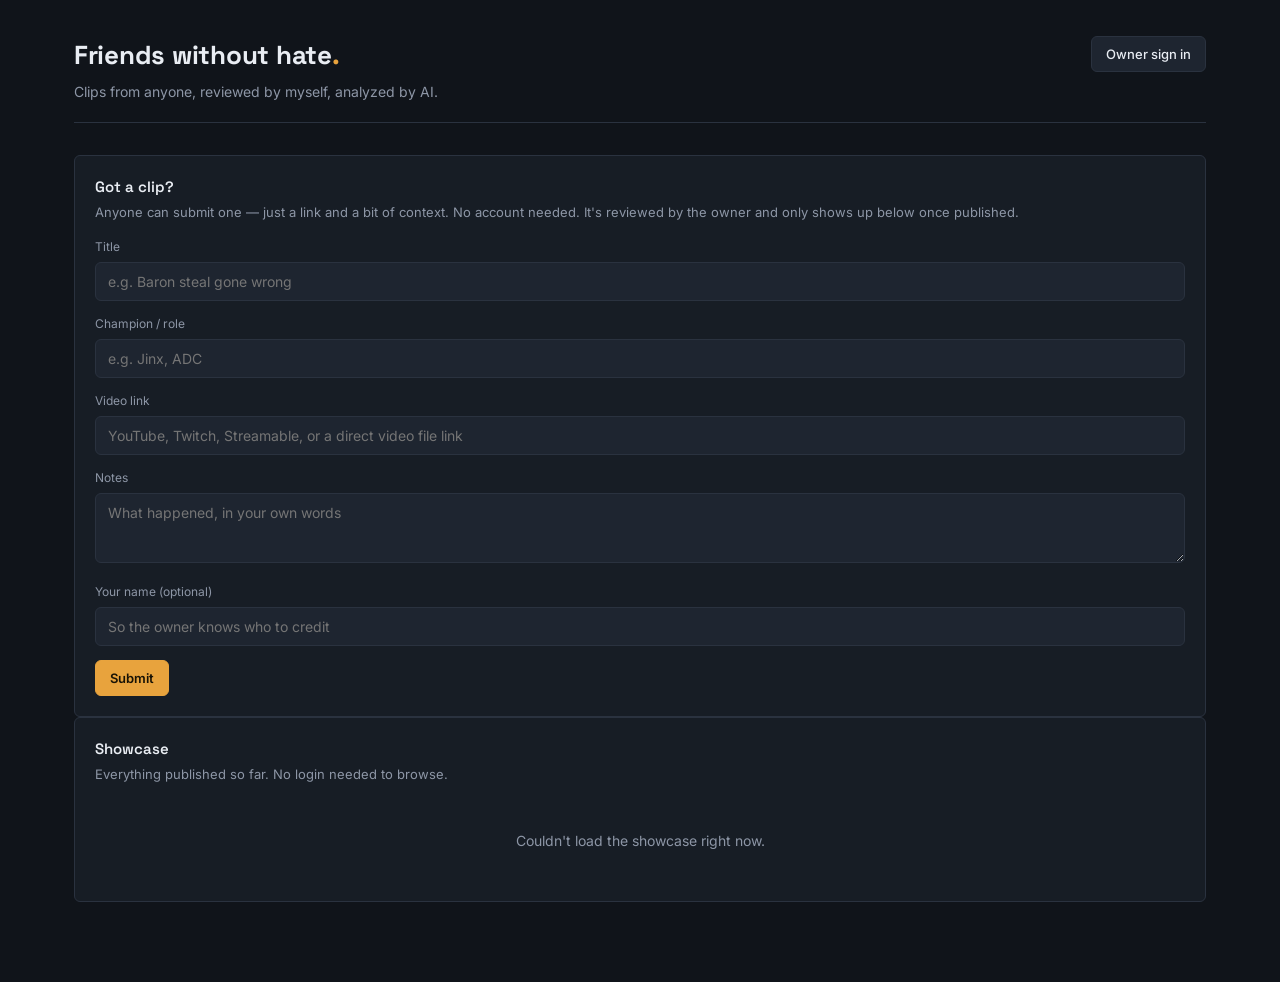
<file: index.html>
<!DOCTYPE html>
<html lang="en">
<head>
<meta charset="UTF-8">
<meta name="viewport" content="width=device-width, initial-scale=1.0">
<title>Florian kann kein League</title>
<link rel="preconnect" href="https://fonts.googleapis.com">
<link href="https://fonts.googleapis.com/css2?family=Space+Grotesk:wght@500;600;700&family=Inter:wght@400;500;600&family=JetBrains+Mono:wght@400;500&display=swap" rel="stylesheet">
<link rel="stylesheet" href="style.css">
</head>
<body>
<div class="wrap">

  <header class="top">
    <div>
      <h1>Friends without hate<span>.</span></h1>
      <p>Clips from anyone, reviewed by myself, analyzed by AI.</p>
    </div>
    <div class="owner-slot">
      <span class="owner-badge" id="ownerBadge" style="display:none;">Owner mode</span>
      <button class="btn" id="ownerToggleBtn">Owner sign in</button>
    </div>
  </header>

  <!-- LOGIN -->
  <div class="panel" id="loginPanel" style="display:none;">
    <h2>Sign in with GitHub</h2>
    <p class="hint">Paste a personal access token scoped to this repo (Contents: Read and write).</p>
    <div class="filerow">
      <input type="password" id="tokenInput" placeholder="github_pat_...">
      <button class="btn primary" id="tokenSubmitBtn">Sign in</button>
    </div>
    <div class="error-box" id="loginError" style="display:none;"></div>
  </div>

  <!-- config warning, shown only if app.js hasn't been set up yet -->
  <div class="error-box" id="configWarning" style="display:none;margin-bottom:20px;"></div>

  <!-- PUBLIC: submit a clip -->
  <div class="panel">
    <h2>Got a clip?</h2>
    <p class="hint">Anyone can submit one — just a link and a bit of context. No account needed. It's reviewed by the owner and only shows up below once published.</p>
    <div class="field">
      <label class="field-label" for="subTitleInput">Title</label>
      <input type="text" id="subTitleInput" placeholder="e.g. Baron steal gone wrong">
    </div>
    <div class="field">
      <label class="field-label" for="subChampInput">Champion / role</label>
      <input type="text" id="subChampInput" placeholder="e.g. Jinx, ADC">
    </div>
    <div class="field">
      <label class="field-label" for="subVideoInput">Video link</label>
      <input type="url" id="subVideoInput" placeholder="YouTube, Twitch, Streamable, or a direct video file link">
    </div>
    <div class="field">
      <label class="field-label" for="subNotesInput">Notes</label>
      <textarea id="subNotesInput" placeholder="What happened, in your own words"></textarea>
    </div>
    <div class="field">
      <label class="field-label" for="subFromInput">Your name (optional)</label>
      <input type="text" id="subFromInput" placeholder="So the owner knows who to credit">
    </div>
    <button class="btn primary" id="submitClipBtn">Submit</button>
    <div class="error-box" id="submitError" style="display:none;"></div>
  </div>

  <!-- OWNER AREA -->
  <div id="ownerArea" style="display:none;">

    <div class="panel">
      <h2>Add / review a clip</h2>
      <p class="hint">Check your inbox (or your form service's dashboard) for new submissions, then paste the details in here. Or paste a link yourself — no submission required.</p>
      <div class="filerow">
        <input type="url" id="videoLinkInput" placeholder="https://youtu.be/... or https://raw.githubusercontent.com/.../clip.mp4">
        <button class="btn" id="loadVideoBtn">Load</button>
      </div>
      <div class="video-shell" id="videoShell"><div class="video-empty" id="videoEmpty">No clip loaded yet</div></div>
      <p class="hint" id="embedNote" style="display:none;margin-bottom:10px;">This is an embedded player — frames can't be captured automatically. A thumbnail is pulled in automatically where possible, or upload your own below.</p>
      <div class="capture-row" id="captureRow" style="display:none;">
        <button class="btn primary" id="captureBtn">Grab this frame</button>
        <span class="capture-note" id="timeLabel"></span>
      </div>
      <div class="filmstrip" id="filmstrip"></div>
      <div class="filerow" style="margin-top:8px;">
        <button class="btn ghost" id="pickImagesBtn">Upload image(s)</button>
        <input type="file" id="imageFiles" accept="image/*" multiple style="display:none">
      </div>
      <div class="error-box" id="loadError" style="display:none;"></div>
    </div>

    <div class="panel">
      <h2>Your review</h2>
      <div class="field">
        <label class="field-label" for="titleInput">Title</label>
        <input type="text" id="titleInput" placeholder="e.g. Baron steal gone wrong">
      </div>
      <div class="field">
        <label class="field-label" for="champInput">Champion / role</label>
        <input type="text" id="champInput" placeholder="e.g. Jinx, ADC">
      </div>
      <div class="field">
        <label class="field-label" for="creditInput">Submitted by (optional)</label>
        <input type="text" id="creditInput" placeholder="Fill in if this came from someone's submission">
      </div>
      <div class="field">
        <label class="field-label" for="reviewInput">What went wrong (and right)</label>
        <textarea id="reviewInput" style="min-height:160px;" placeholder="Write it up however you'd say it out loud..."></textarea>
      </div>
      <button class="btn primary" id="publishBtn" style="width:100%;justify-content:center;padding:12px;" disabled>Publish clip</button>
      <div class="error-box" id="publishError" style="display:none;"></div>
      <p class="footnote">Publishing commits <code>data/clips.json</code> straight to this repo through GitHub's API using your token.</p>
    </div>

    <div class="panel" id="managePanel" style="display:none;">
      <h2>Published clips</h2>
      <p class="hint">Visible to everyone. Remove anything from here.</p>
      <div class="manage-list" id="manageList"></div>
    </div>
  </div>

  <!-- PUBLIC: showcase -->
  <div class="panel">
    <h2>Showcase</h2>
    <p class="hint">Everything published so far. No login needed to browse.</p>
    <div id="galleryHost"><div class="loading"><div class="spinner"></div>Loading clips…</div></div>
  </div>

</div>

<div id="modalHost"></div>

<script src="app.js"></script>
</body>
</html>
</file>
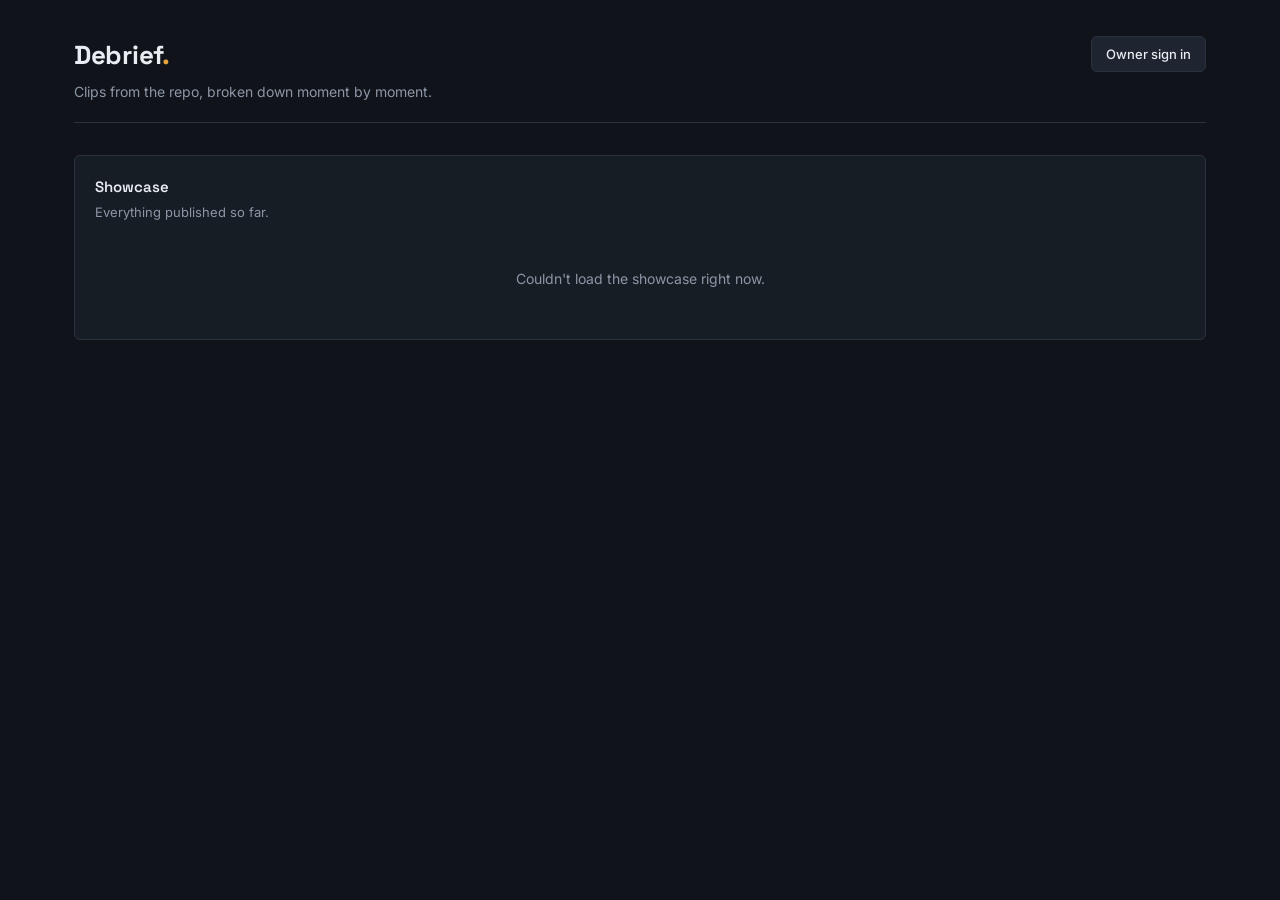
<file: debrief-showcase.html>
<!DOCTYPE html>
<html lang="en">
<head>
<meta charset="UTF-8">
<meta name="viewport" content="width=device-width, initial-scale=1.0">
<title>Debrief — clip showcase</title>
<link rel="preconnect" href="https://fonts.googleapis.com">
<link href="https://fonts.googleapis.com/css2?family=Space+Grotesk:wght@500;600;700&family=Inter:wght@400;500;600&family=JetBrains+Mono:wght@400;500&display=swap" rel="stylesheet">
<style>
  :root{
    --bg:#10141a; --panel:#171d25; --panel-2:#1e2530; --border:#2a323f;
    --text:#e9edf3; --muted:#8d96a6; --accent:#e8a33d; --accent-dim:#4a3a1f;
    --danger:#e5645a; --danger-dim:#3a2321; --good:#4fc98a; --good-dim:#1f342a;
    --radius:6px;
  }
  *{box-sizing:border-box;}
  html,body{margin:0;padding:0;}
  body{background:var(--bg);color:var(--text);font-family:'Inter',sans-serif;line-height:1.5;-webkit-font-smoothing:antialiased;min-height:100vh;}
  ::selection{background:var(--accent);color:#161616;}
  a{color:var(--accent);}
  .wrap{max-width:1180px;margin:0 auto;padding:36px 24px 80px;}

  header.top{display:flex;align-items:flex-start;justify-content:space-between;gap:16px;margin-bottom:32px;padding-bottom:20px;border-bottom:1px solid var(--border);flex-wrap:wrap;}
  header.top h1{font-family:'Space Grotesk',sans-serif;font-weight:700;font-size:26px;margin:0;letter-spacing:-0.01em;}
  header.top h1 span{color:var(--accent);}
  header.top p{margin:6px 0 0;color:var(--muted);font-size:14px;max-width:420px;}
  .owner-slot{display:flex;align-items:center;gap:10px;}
  .owner-badge{font-family:'JetBrains Mono',monospace;font-size:11px;color:var(--good);background:var(--good-dim);border:1px solid var(--good);padding:4px 9px;border-radius:20px;}
  .btn{display:inline-flex;align-items:center;gap:8px;background:var(--panel-2);border:1px solid var(--border);color:var(--text);padding:9px 14px;border-radius:var(--radius);font-size:13px;font-family:'Inter',sans-serif;font-weight:500;cursor:pointer;transition:border-color .15s,background .15s;}
  .btn:hover{border-color:var(--accent);}
  .btn:disabled{opacity:.4;cursor:not-allowed;}
  .btn.primary{background:var(--accent);border-color:var(--accent);color:#191305;font-weight:600;}
  .btn.primary:hover{background:#f0ad4e;}
  .btn.primary:disabled{background:var(--panel-2);border-color:var(--border);color:var(--muted);}
  .btn.ghost{background:transparent;}
  .btn.small{padding:6px 10px;font-size:12px;}
  .btn.danger-outline{border-color:var(--danger);color:var(--danger);background:transparent;}
  .btn.danger-outline:hover{background:var(--danger-dim);}

  .panel{background:var(--panel);border:1px solid var(--border);border-radius:var(--radius);padding:20px;}
  .panel + .panel{margin-top:20px;}
  .panel h2{font-family:'Space Grotesk',sans-serif;font-size:15px;font-weight:600;margin:0 0 4px;}
  .panel .hint{color:var(--muted);font-size:13px;margin:0 0 16px;}

  input[type=text],input[type=url],textarea{width:100%;background:var(--panel-2);border:1px solid var(--border);color:var(--text);padding:10px 12px;border-radius:var(--radius);font-family:'Inter',sans-serif;font-size:14px;}
  input:focus,textarea:focus{outline:2px solid var(--accent);outline-offset:1px;border-color:var(--accent);}
  textarea{resize:vertical;min-height:70px;}
  .field{margin-bottom:14px;}
  .field:last-child{margin-bottom:0;}
  label.field-label{display:block;font-size:12px;color:var(--muted);margin:0 0 6px;}
  .filerow{display:flex;align-items:center;gap:10px;flex-wrap:wrap;}

  video{width:100%;display:block;border-radius:var(--radius);background:#000;max-height:420px;}
  .video-shell{margin:14px 0;}
  .video-empty{border:1px dashed var(--border);border-radius:var(--radius);padding:40px 20px;text-align:center;color:var(--muted);font-size:13px;}

  .capture-row{display:flex;justify-content:space-between;align-items:center;gap:10px;flex-wrap:wrap;margin-bottom:14px;}
  .capture-note{font-size:12px;color:var(--muted);font-family:'JetBrains Mono',monospace;}

  .filmstrip{display:flex;gap:10px;overflow-x:auto;padding:4px 2px 8px;}
  .filmstrip:empty::after{content:'No moments captured yet.';color:var(--muted);font-size:13px;}
  .frame-card{position:relative;flex:0 0 auto;width:110px;border:1px solid var(--border);border-radius:var(--radius);overflow:hidden;background:var(--panel-2);}
  .frame-card img{width:100%;height:62px;object-fit:cover;display:block;}
  .frame-card .tag{font-family:'JetBrains Mono',monospace;font-size:11px;color:var(--accent);padding:5px 7px;}
  .frame-card button.remove{position:absolute;top:4px;right:4px;width:18px;height:18px;border-radius:50%;border:none;background:rgba(10,12,15,.75);color:#fff;font-size:11px;line-height:1;cursor:pointer;}
  .frame-card button.remove:hover{background:var(--danger);}

  .error-box{border:1px solid var(--danger);background:var(--danger-dim);color:#ffd6d2;padding:10px 12px;border-radius:var(--radius);font-size:13px;margin-top:12px;}
  .footnote{color:var(--muted);font-size:12px;margin-top:8px;}

  /* gallery */
  .gallery-grid{display:grid;grid-template-columns:repeat(auto-fill,minmax(260px,1fr));gap:16px;margin-top:6px;}
  .clip-card{background:var(--panel);border:1px solid var(--border);border-radius:var(--radius);overflow:hidden;cursor:pointer;transition:border-color .15s;display:flex;flex-direction:column;}
  .clip-card:hover{border-color:var(--accent);}
  .clip-card .thumb{width:100%;height:140px;object-fit:cover;background:#000;display:block;}
  .clip-card .thumb-empty{width:100%;height:140px;background:var(--panel-2);display:flex;align-items:center;justify-content:center;color:var(--muted);font-size:12px;}
  .clip-card .body{padding:12px 14px;display:flex;flex-direction:column;gap:6px;flex:1;}
  .clip-card .title{font-family:'Space Grotesk',sans-serif;font-weight:600;font-size:14px;}
  .clip-card .champ{font-family:'JetBrains Mono',monospace;font-size:11px;color:var(--accent);}
  .clip-card .excerpt{font-size:12.5px;color:var(--muted);flex:1;}
  .clip-card .meta-row{display:flex;justify-content:space-between;align-items:center;font-size:11px;color:var(--muted);margin-top:4px;}
  .empty-state{color:var(--muted);font-size:14px;padding:30px 4px;text-align:center;}

  /* modal */
  .modal-backdrop{position:fixed;inset:0;background:rgba(6,8,11,.72);display:flex;align-items:flex-start;justify-content:center;padding:40px 16px;overflow-y:auto;z-index:50;}
  .modal{background:var(--panel);border:1px solid var(--border);border-radius:var(--radius);max-width:720px;width:100%;padding:22px;}
  .modal-close{float:right;background:transparent;border:none;color:var(--muted);font-size:18px;cursor:pointer;}
  .modal-close:hover{color:var(--text);}
  .modal h3{font-family:'Space Grotesk',sans-serif;margin:0 0 4px;font-size:19px;}
  .modal .champ{font-family:'JetBrains Mono',monospace;font-size:12px;color:var(--accent);margin-bottom:14px;display:block;}

  .summary-block{font-size:15px;line-height:1.6;color:var(--text);padding-bottom:16px;margin-bottom:16px;border-bottom:1px solid var(--border);}
  .priority-block{border-left:3px solid var(--accent);background:var(--accent-dim);padding:12px 14px;border-radius:0 var(--radius) var(--radius) 0;margin-bottom:20px;font-size:14px;}
  .priority-block .k{font-family:'JetBrains Mono',monospace;font-size:11px;color:var(--accent);display:block;margin-bottom:4px;}
  .section-title{font-family:'Space Grotesk',sans-serif;font-size:14px;font-weight:600;margin:0 0 12px;display:flex;align-items:center;gap:8px;}
  .section-title .dot{width:8px;height:8px;border-radius:50%;}
  .dot.danger{background:var(--danger);} .dot.good{background:var(--good);}
  .item-card{border:1px solid var(--border);border-left:3px solid var(--danger);background:var(--panel-2);border-radius:0 var(--radius) var(--radius) 0;padding:14px 16px;margin-bottom:10px;}
  .item-card.good{border-left-color:var(--good);}
  .item-card .title{font-weight:600;font-size:14px;margin-bottom:6px;}
  .item-card .moment{font-family:'JetBrains Mono',monospace;font-size:11px;color:var(--muted);margin-bottom:8px;}
  .item-card p{margin:0 0 8px;font-size:13.5px;} .item-card p:last-child{margin-bottom:0;}
  .item-card .fix{color:var(--good);font-size:13.5px;} .item-card .fix b{color:var(--good);}
  .items-group{margin-bottom:22px;} .items-group:last-child{margin-bottom:0;}

  .loading{display:flex;align-items:center;gap:10px;color:var(--muted);font-size:14px;padding:20px 4px;}
  .spinner{width:16px;height:16px;border-radius:50%;border:2px solid var(--border);border-top-color:var(--accent);animation:spin .7s linear infinite;}
  @keyframes spin{to{transform:rotate(360deg);}}

  .manage-list{display:flex;flex-direction:column;gap:8px;margin-top:6px;}
  .manage-row{display:flex;justify-content:space-between;align-items:center;gap:10px;background:var(--panel-2);border:1px solid var(--border);border-radius:var(--radius);padding:8px 12px;font-size:13px;}
  .manage-row .name{font-weight:500;}
  .manage-row .sub{color:var(--muted);font-size:11px;font-family:'JetBrains Mono',monospace;}
</style>
</head>
<body>
<div class="wrap">

  <header class="top">
    <div>
      <h1>Debrief<span>.</span></h1>
      <p>Clips from the repo, broken down moment by moment.</p>
    </div>
    <div class="owner-slot">
      <span class="owner-badge" id="ownerBadge" style="display:none;">Owner mode</span>
      <button class="btn" id="ownerToggleBtn">Owner sign in</button>
    </div>
  </header>

  <!-- OWNER: add clip -->
  <div id="ownerArea" style="display:none;">
    <div class="panel">
      <h2>Add a clip from GitHub</h2>
      <p class="hint">Paste a link to a video file committed in a GitHub repo — either a normal <code>github.com/.../blob/...</code> link or a <code>raw.githubusercontent.com</code> link. Raw links capture frames most reliably.</p>
      <div class="filerow">
        <input type="url" id="githubUrl" placeholder="https://github.com/you/repo/blob/main/clips/fight.mp4">
        <button class="btn" id="loadGhBtn">Load</button>
      </div>
      <div class="video-shell" id="videoShell"><div class="video-empty" id="videoEmpty">No clip loaded yet</div></div>
      <div class="capture-row" id="captureRow" style="display:none;">
        <button class="btn primary" id="captureBtn">Capture this frame</button>
        <span class="capture-note" id="timeLabel"></span>
      </div>
      <div class="filmstrip" id="filmstrip"></div>
      <div class="error-box" id="loadError" style="display:none;"></div>
    </div>

    <div class="panel">
      <h2>Details</h2>
      <div class="field">
        <label class="field-label" for="titleInput">Title</label>
        <input type="text" id="titleInput" placeholder="e.g. Baron steal gone wrong">
      </div>
      <div class="field">
        <label class="field-label" for="champInput">Champion / role</label>
        <input type="text" id="champInput" placeholder="e.g. Jinx, ADC">
      </div>
      <div class="field">
        <label class="field-label" for="notesInput">Context (optional)</label>
        <textarea id="notesInput" placeholder="What happened, in your words"></textarea>
      </div>
      <button class="btn primary" id="analyzeBtn" style="width:100%;justify-content:center;padding:12px;" disabled>Analyze &amp; publish</button>
      <div class="error-box" id="publishError" style="display:none;"></div>
    </div>

    <div class="panel" id="managePanel" style="display:none;">
      <h2>Published clips</h2>
      <p class="hint">Visible to everyone. Remove anything from here.</p>
      <div class="manage-list" id="manageList"></div>
    </div>
  </div>

  <!-- PUBLIC: showcase -->
  <div class="panel">
    <h2>Showcase</h2>
    <p class="hint">Everything published so far.</p>
    <div id="galleryHost"><div class="loading"><div class="spinner"></div>Loading clips…</div></div>
  </div>

</div>

<div id="modalHost"></div>

<script>
(function(){
  // ---- config ----
  // Change this before sharing the page — it's the only thing gating the "add clip" panel.
  // Note: this runs entirely in the browser, so it only hides the panel from casual visitors;
  // anyone reading the page source can see it. It is not real access control.
  const OWNER_PASSPHRASE = 'change-me';

  const state = { frames: [], frameSeq: 0, videoEl: null, captureAllowed: false, isOwner: false };

  // ---------- owner gate ----------
  const ownerToggleBtn = document.getElementById('ownerToggleBtn');
  const ownerArea = document.getElementById('ownerArea');
  const ownerBadge = document.getElementById('ownerBadge');

  ownerToggleBtn.addEventListener('click', ()=>{
    if(state.isOwner){
      state.isOwner = false;
      ownerArea.style.display = 'none';
      ownerBadge.style.display = 'none';
      ownerToggleBtn.textContent = 'Owner sign in';
      return;
    }
    const attempt = prompt('Owner passphrase:');
    if(attempt === null) return;
    if(attempt === OWNER_PASSPHRASE){
      state.isOwner = true;
      ownerArea.style.display = 'block';
      ownerBadge.style.display = 'inline-block';
      ownerToggleBtn.textContent = 'Sign out';
      renderManageList();
    } else {
      alert('Wrong passphrase.');
    }
  });

  // ---------- github clip loading ----------
  const videoShell = document.getElementById('videoShell');
  const captureRow = document.getElementById('captureRow');
  const timeLabel = document.getElementById('timeLabel');
  const loadError = document.getElementById('loadError');

  function fmtTime(sec){
    sec = Math.max(0, Math.floor(sec||0));
    return Math.floor(sec/60) + ':' + String(sec%60).padStart(2,'0');
  }

  function normalizeGithubUrl(url){
    const m = url.match(/^https?:\/\/github\.com\/([^\/]+)\/([^\/]+)\/blob\/([^\/]+)\/(.+)$/);
    if(m){
      return 'https://raw.githubusercontent.com/'+m[1]+'/'+m[2]+'/'+m[3]+'/'+m[4];
    }
    return url;
  }

  document.getElementById('loadGhBtn').addEventListener('click', ()=>{
    loadError.style.display = 'none';
    const raw = document.getElementById('githubUrl').value.trim();
    if(!raw) return;
    const url = normalizeGithubUrl(raw);
    videoShell.innerHTML = '';
    const v = document.createElement('video');
    v.src = url;
    v.controls = true;
    v.crossOrigin = 'anonymous';
    v.addEventListener('error', ()=>{
      loadError.textContent = "Couldn't load that link as a video. Double check it points straight at the file.";
      loadError.style.display = 'block';
    });
    videoShell.appendChild(v);
    state.videoEl = v;
    state.captureAllowed = true;
    captureRow.style.display = 'flex';
    v.addEventListener('timeupdate', ()=>{ timeLabel.textContent = fmtTime(v.currentTime); });
  });

  // ---------- frame capture ----------
  const filmstrip = document.getElementById('filmstrip');
  const analyzeBtn = document.getElementById('analyzeBtn');

  function addFrame(dataUrl, label){
    const id = ++state.frameSeq;
    state.frames.push({id, dataUrl, label});
    renderFilmstrip();
  }

  function renderFilmstrip(){
    filmstrip.innerHTML = '';
    state.frames.forEach(fr=>{
      const card = document.createElement('div');
      card.className = 'frame-card';
      card.innerHTML = '<img src="'+fr.dataUrl+'"><div class="tag">'+fr.label+'</div><button class="remove">&times;</button>';
      card.querySelector('.remove').addEventListener('click', ()=>{
        state.frames = state.frames.filter(x=>x.id!==fr.id);
        renderFilmstrip();
      });
      filmstrip.appendChild(card);
    });
    analyzeBtn.disabled = state.frames.length === 0;
  }

  document.getElementById('captureBtn').addEventListener('click', ()=>{
    if(!state.videoEl || !state.captureAllowed) return;
    loadError.style.display = 'none';
    try{
      const canvas = document.createElement('canvas');
      canvas.width = state.videoEl.videoWidth || 640;
      canvas.height = state.videoEl.videoHeight || 360;
      canvas.getContext('2d').drawImage(state.videoEl, 0, 0, canvas.width, canvas.height);
      addFrame(canvas.toDataURL('image/jpeg', 0.85), fmtTime(state.videoEl.currentTime));
    }catch(err){
      loadError.textContent = "This link blocks in-browser frame capture (no CORS). Use the file's raw.githubusercontent.com link instead of the github.com blob link.";
      loadError.style.display = 'block';
    }
  });

  function makeThumb(dataUrl, cb){
    const img = new Image();
    img.onload = ()=>{
      const w = 320, h = Math.round(320 * img.height / img.width);
      const canvas = document.createElement('canvas');
      canvas.width = w; canvas.height = h;
      canvas.getContext('2d').drawImage(img, 0, 0, w, h);
      cb(canvas.toDataURL('image/jpeg', 0.7));
    };
    img.src = dataUrl;
  }

  // ---------- analysis ----------
  function dataUrlToMediaAndBase64(dataUrl){
    const m = dataUrl.match(/^data:(.+?);base64,(.*)$/);
    return {mediaType: m[1], base64: m[2]};
  }

  function buildPrompt(title, champ, notes){
    let ctx = 'You are reviewing screenshots from a League of Legends clip, in order, to coach the player shown.\n';
    if(title) ctx += 'Clip title: ' + title + '\n';
    if(champ) ctx += 'Champion / role: ' + champ + '\n';
    if(notes) ctx += "Player's own account: " + notes + '\n';
    ctx += '\nLook at positioning, wave/lane management, cooldowns, itemization, vision, map awareness, and fight selection. Cite what is actually visible (minimap, HP bars, ability icons, item build, gold/CS) rather than guessing.\n\n';
    ctx += 'Respond with ONLY raw JSON, no markdown fences, matching exactly:\n';
    ctx += '{"summary": string, "priority_fix": string, "mistakes": [{"title": string, "moment": string, "what_happened": string, "why_it_mattered": string, "better_play": string}], "good_calls": [{"title": string, "moment": string, "what_happened": string}]}\n';
    ctx += 'summary: 2-3 direct sentences. priority_fix: one sentence, the single highest-leverage fix. mistakes: up to 5, ordered by importance. good_calls: 0-3, can be empty. If nothing clearly wrong is visible, say so in summary and return an empty mistakes array rather than inventing issues.';
    return ctx;
  }

  async function callClaude(frames, title, champ, notes){
    const content = [];
    frames.forEach((fr,i)=>{
      const {mediaType, base64} = dataUrlToMediaAndBase64(fr.dataUrl);
      content.push({type:'text', text:'Frame '+(i+1)+' ('+fr.label+'):'});
      content.push({type:'image', source:{type:'base64', media_type: mediaType, data: base64}});
    });
    content.push({type:'text', text: buildPrompt(title, champ, notes)});

    const response = await fetch('https://api.anthropic.com/v1/messages', {
      method:'POST',
      headers:{'Content-Type':'application/json'},
      body: JSON.stringify({model:'claude-sonnet-4-6', max_tokens:1000, messages:[{role:'user', content}]})
    });
    if(!response.ok) throw new Error('Request failed (' + response.status + ')');
    const data = await response.json();
    const text = (data.content||[]).map(b=>b.text||'').join('\n').trim();
    const cleaned = text.replace(/^```json/i,'').replace(/^```/,'').replace(/```$/,'').trim();
    return JSON.parse(cleaned);
  }

  const publishError = document.getElementById('publishError');
  const managePanel = document.getElementById('managePanel');

  analyzeBtn.addEventListener('click', async ()=>{
    publishError.style.display = 'none';
    if(state.frames.length===0) return;
    const title = document.getElementById('titleInput').value.trim() || 'Untitled clip';
    const champ = document.getElementById('champInput').value.trim();
    const notes = document.getElementById('notesInput').value.trim();
    const videoUrl = normalizeGithubUrl(document.getElementById('githubUrl').value.trim());

    analyzeBtn.disabled = true;
    analyzeBtn.textContent = 'Analyzing…';
    try{
      const result = await callClaude(state.frames, title, champ, notes);
      makeThumb(state.frames[0].dataUrl, async (thumb)=>{
        const id = 'c_' + Date.now() + '_' + Math.random().toString(36).slice(2,7);
        const record = { id, title, champ, notes, videoUrl, thumb, result, publishedAt: Date.now() };
        try{
          await window.storage.set('clip:'+id, JSON.stringify(record), true);
          // reset composer
          state.frames = []; renderFilmstrip();
          document.getElementById('titleInput').value = '';
          document.getElementById('champInput').value = '';
          document.getElementById('notesInput').value = '';
          document.getElementById('githubUrl').value = '';
          videoShell.innerHTML = '<div class="video-empty">No clip loaded yet</div>';
          captureRow.style.display = 'none';
          state.videoEl = null;
          loadGallery();
          renderManageList();
        }catch(err){
          publishError.textContent = 'Analyzed, but publishing failed: ' + err.message;
          publishError.style.display = 'block';
        }finally{
          analyzeBtn.disabled = state.frames.length===0;
          analyzeBtn.textContent = 'Analyze & publish';
        }
      });
    }catch(err){
      publishError.textContent = 'Analysis failed: ' + err.message;
      publishError.style.display = 'block';
      analyzeBtn.disabled = false;
      analyzeBtn.textContent = 'Analyze & publish';
    }
  });

  // ---------- manage list (owner) ----------
  async function renderManageList(){
    const list = document.getElementById('manageList');
    try{
      const idx = await window.storage.list('clip:', true);
      const keys = (idx && idx.keys) || [];
      if(keys.length===0){ managePanel.style.display='none'; return; }
      managePanel.style.display = 'block';
      const records = await Promise.all(keys.map(async k=>{
        try{ const r = await window.storage.get(k, true); return JSON.parse(r.value); }catch(e){ return null; }
      }));
      list.innerHTML = '';
      records.filter(Boolean).sort((a,b)=>b.publishedAt-a.publishedAt).forEach(rec=>{
        const row = document.createElement('div');
        row.className = 'manage-row';
        row.innerHTML = '<div><div class="name">'+escapeHtml(rec.title)+'</div><div class="sub">'+new Date(rec.publishedAt).toLocaleString()+'</div></div>';
        const del = document.createElement('button');
        del.className = 'btn small danger-outline';
        del.textContent = 'Remove';
        del.addEventListener('click', async ()=>{
          if(!confirm('Remove "'+rec.title+'" from the showcase?')) return;
          try{
            await window.storage.delete('clip:'+rec.id, true);
            loadGallery();
            renderManageList();
          }catch(e){ alert('Could not remove it: ' + e.message); }
        });
        row.appendChild(del);
        list.appendChild(row);
      });
    }catch(err){
      managePanel.style.display = 'none';
    }
  }

  // ---------- public gallery ----------
  const galleryHost = document.getElementById('galleryHost');

  function escapeHtml(str){
    const d = document.createElement('div');
    d.textContent = str||'';
    return d.innerHTML;
  }

  async function loadGallery(){
    try{
      const idx = await window.storage.list('clip:', true);
      const keys = (idx && idx.keys) || [];
      if(keys.length===0){
        galleryHost.innerHTML = '<div class="empty-state">No clips published yet.</div>';
        return;
      }
      const records = await Promise.all(keys.map(async k=>{
        try{ const r = await window.storage.get(k, true); return JSON.parse(r.value); }catch(e){ return null; }
      }));
      const clips = records.filter(Boolean).sort((a,b)=>b.publishedAt-a.publishedAt);
      const grid = document.createElement('div');
      grid.className = 'gallery-grid';
      clips.forEach(rec=>{
        const card = document.createElement('div');
        card.className = 'clip-card';
        card.innerHTML =
          (rec.thumb ? '<img class="thumb" src="'+rec.thumb+'">' : '<div class="thumb-empty">No preview</div>') +
          '<div class="body">' +
            '<div class="title">'+escapeHtml(rec.title)+'</div>' +
            (rec.champ ? '<div class="champ">'+escapeHtml(rec.champ)+'</div>' : '') +
            '<div class="excerpt">'+escapeHtml((rec.result && rec.result.summary) || '')+'</div>' +
            '<div class="meta-row"><span>'+((rec.result && rec.result.mistakes) ? rec.result.mistakes.length : 0)+' issue(s) found</span><span>'+new Date(rec.publishedAt).toLocaleDateString()+'</span></div>' +
          '</div>';
        card.addEventListener('click', ()=>openModal(rec));
        grid.appendChild(card);
      });
      galleryHost.innerHTML = '';
      galleryHost.appendChild(grid);
    }catch(err){
      galleryHost.innerHTML = '<div class="empty-state">Couldn\'t load the showcase right now.</div>';
    }
  }

  function analysisHtml(result){
    let html = '<div class="summary-block">'+escapeHtml(result.summary||'')+'</div>';
    if(result.priority_fix){
      html += '<div class="priority-block"><span class="k">Fix this first</span>'+escapeHtml(result.priority_fix)+'</div>';
    }
    if(Array.isArray(result.mistakes) && result.mistakes.length){
      html += '<div class="items-group"><h3 class="section-title"><span class="dot danger"></span>What went wrong</h3>';
      result.mistakes.forEach(m=>{
        html += '<div class="item-card"><div class="title">'+escapeHtml(m.title)+'</div>';
        if(m.moment) html += '<div class="moment">'+escapeHtml(m.moment)+'</div>';
        if(m.what_happened) html += '<p>'+escapeHtml(m.what_happened)+'</p>';
        if(m.why_it_mattered) html += '<p>'+escapeHtml(m.why_it_mattered)+'</p>';
        if(m.better_play) html += '<p class="fix"><b>Instead: </b>'+escapeHtml(m.better_play)+'</p>';
        html += '</div>';
      });
      html += '</div>';
    }
    if(Array.isArray(result.good_calls) && result.good_calls.length){
      html += '<div class="items-group"><h3 class="section-title"><span class="dot good"></span>What worked</h3>';
      result.good_calls.forEach(g=>{
        html += '<div class="item-card good"><div class="title">'+escapeHtml(g.title)+'</div>';
        if(g.moment) html += '<div class="moment">'+escapeHtml(g.moment)+'</div>';
        if(g.what_happened) html += '<p>'+escapeHtml(g.what_happened)+'</p>';
        html += '</div>';
      });
      html += '</div>';
    }
    return html;
  }

  const modalHost = document.getElementById('modalHost');
  function openModal(rec){
    const backdrop = document.createElement('div');
    backdrop.className = 'modal-backdrop';
    backdrop.addEventListener('click', (e)=>{ if(e.target===backdrop) close(); });
    const modal = document.createElement('div');
    modal.className = 'modal';
    modal.innerHTML =
      '<button class="modal-close">&times;</button>' +
      '<h3>'+escapeHtml(rec.title)+'</h3>' +
      (rec.champ ? '<span class="champ">'+escapeHtml(rec.champ)+'</span>' : '') +
      '<div class="video-shell"><video controls src="'+rec.videoUrl+'"></video></div>' +
      analysisHtml(rec.result);
    modal.querySelector('.modal-close').addEventListener('click', close);
    backdrop.appendChild(modal);
    modalHost.appendChild(backdrop);
    function close(){ modalHost.innerHTML = ''; }
  }

  loadGallery();
})();
</script>
</body>
</html>
</file>
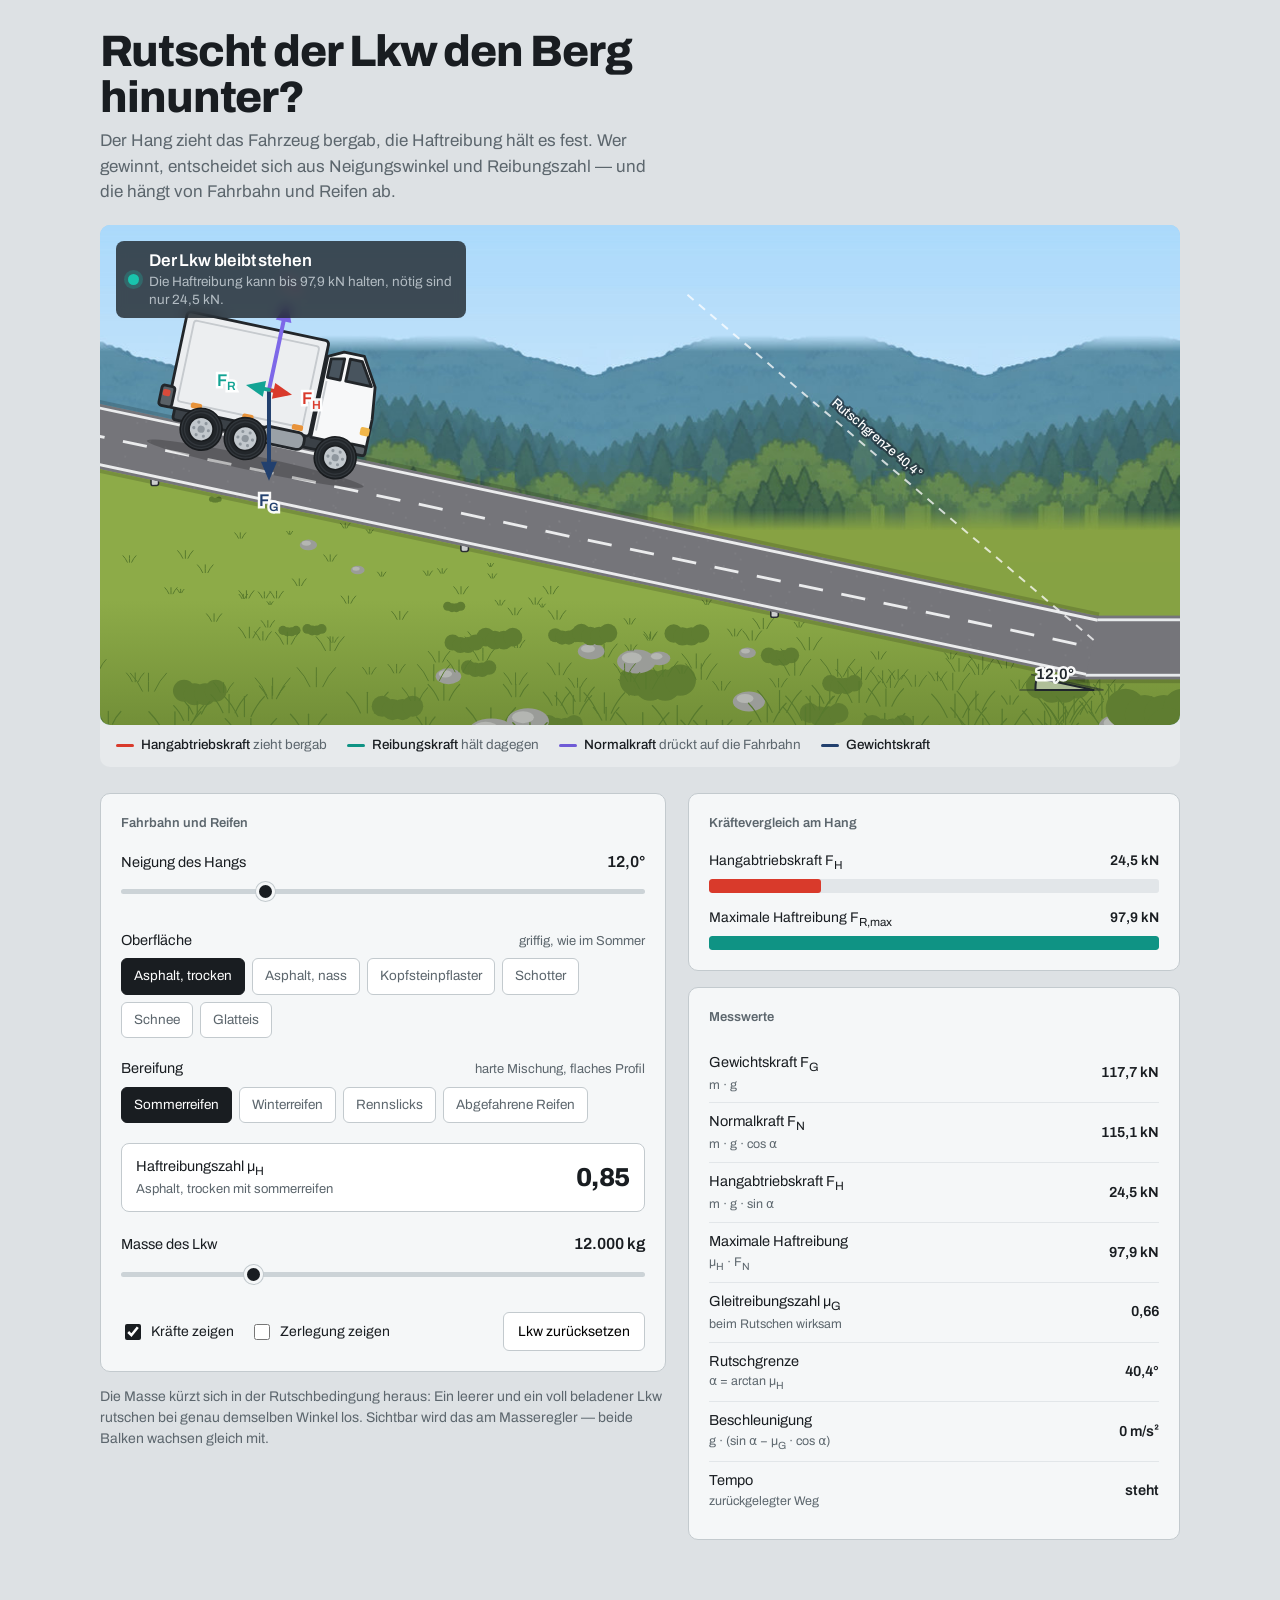
<file: reibungskraft-simulation.html>
<!DOCTYPE html>
<html lang="de">
<head>
<meta charset="utf-8">
<meta name="viewport" content="width=device-width, initial-scale=1">
<title>Reibung am Berg</title>
<link rel="preconnect" href="https://fonts.googleapis.com">
<link rel="preconnect" href="https://fonts.gstatic.com" crossorigin>
<link href="https://fonts.googleapis.com/css2?family=Archivo:wght@400;500;600;800&display=swap" rel="stylesheet">
<style>
  :root{
    --page:#dde1e4;
    --card:#f5f7f8;
    --line:#c3cace;
    --ink:#191d21;
    --ink-soft:#5c666d;
    --hang:#d93a2b;
    --reib:#0f9384;
    --norm:#6f5bd6;
    --grav:#22406e;
  }
  *{box-sizing:border-box}
  html,body{margin:0}
  body{
    background:var(--page);
    color:var(--ink);
    font-family:"Archivo","Segoe UI",system-ui,-apple-system,sans-serif;
    font-size:16px;line-height:1.5;
    -webkit-font-smoothing:antialiased;
  }
  .wrap{max-width:1120px;margin:0 auto;padding:28px 20px 64px}

  header{margin-bottom:20px;max-width:62ch}
  h1{font-size:clamp(28px,4.4vw,44px);font-weight:800;letter-spacing:-.025em;line-height:1.05;margin:0 0 8px}
  header p{margin:0;color:var(--ink-soft);font-size:17px}

  .stage{position:relative;border-radius:10px;overflow:hidden;background:#9ed2f7}
  canvas{display:block;width:100%;height:clamp(320px,46vw,500px)}

  .verdict{
    position:absolute;left:16px;top:16px;
    display:flex;align-items:center;gap:10px;
    background:rgba(18,22,26,.74);backdrop-filter:blur(6px);
    border-radius:8px;padding:9px 14px 9px 12px;max-width:min(350px,72%);
  }
  .dot{width:11px;height:11px;border-radius:50%;flex:none}
  .verdict b{font-size:17px;font-weight:600;letter-spacing:-.01em;color:#fff;display:block}
  .verdict span{font-size:13.5px;color:#b3bcc3;display:block;line-height:1.35}
  .holds .dot{background:#19c4ad;box-shadow:0 0 0 4px rgba(25,196,173,.25)}
  .slides .dot{background:#ff6152;box-shadow:0 0 0 4px rgba(255,97,82,.25)}

  .legend{
    display:flex;flex-wrap:wrap;gap:6px 20px;
    padding:20px 16px 12px;background:#e7eaec;border-radius:0 0 10px 10px;margin-top:-10px;
    font-size:13.5px;color:var(--ink-soft);
  }
  .legend i{display:inline-block;width:18px;height:3px;border-radius:2px;vertical-align:middle;margin-right:7px}
  .legend em{font-style:normal;color:var(--ink);font-weight:500}

  .grid{display:grid;grid-template-columns:1.15fr 1fr;gap:22px;margin-top:26px;align-items:start}
  .card{background:var(--card);border:1px solid var(--line);border-radius:10px;padding:20px}
  .card + .card{margin-top:16px}
  h2{font-size:13px;font-weight:600;margin:0 0 16px;color:var(--ink-soft)}

  .field{margin-bottom:20px}
  .field:last-child{margin-bottom:0}
  .field label,.field .cap{display:flex;justify-content:space-between;align-items:baseline;font-size:14.5px;margin-bottom:7px}
  .field label b{font-weight:600;font-size:16px;font-variant-numeric:tabular-nums}
  .field .hint{color:var(--ink-soft);font-size:13px}

  input[type=range]{-webkit-appearance:none;appearance:none;width:100%;height:22px;background:transparent;cursor:pointer;margin:0}
  input[type=range]::-webkit-slider-runnable-track{height:5px;background:#ccd3d7;border-radius:3px}
  input[type=range]::-moz-range-track{height:5px;background:#ccd3d7;border-radius:3px}
  input[type=range]::-webkit-slider-thumb{-webkit-appearance:none;width:19px;height:19px;border-radius:50%;background:var(--ink);border:3px solid var(--card);margin-top:-7px;box-shadow:0 0 0 1px var(--line)}
  input[type=range]::-moz-range-thumb{width:19px;height:19px;border-radius:50%;background:var(--ink);border:3px solid var(--card);box-shadow:0 0 0 1px var(--line)}
  input[type=range]:focus-visible{outline:2px solid var(--norm);outline-offset:3px;border-radius:4px}

  .readout{
    display:flex;justify-content:space-between;align-items:center;gap:16px;
    padding:12px 14px;border:1px solid var(--line);border-radius:8px;background:#fff;
  }
  .readout span{font-size:14.5px}
  .readout small{display:block;color:var(--ink-soft);font-size:13px}
  .readout b{font-size:26px;font-weight:800;letter-spacing:-.02em;font-variant-numeric:tabular-nums}

  .chips{display:flex;flex-wrap:wrap;gap:7px}
  .chips button{font:inherit;font-size:13.5px;padding:7px 12px;border-radius:6px;border:1px solid var(--line);background:#fff;color:var(--ink-soft);cursor:pointer}
  .chips button:hover{border-color:#93a0a7;color:var(--ink)}
  .chips button[aria-pressed=true]{background:var(--ink);border-color:var(--ink);color:#fff}
  .chips button:focus-visible{outline:2px solid var(--norm);outline-offset:2px}

  .bar-row{margin-bottom:14px}
  .bar-row .cap{display:flex;justify-content:space-between;font-size:14px;margin-bottom:5px}
  .bar-row .cap span:last-child{font-variant-numeric:tabular-nums;font-weight:600}
  .track{height:14px;background:#e2e6e9;border-radius:3px;overflow:hidden}
  .fill{height:100%;width:0;border-radius:3px;transition:width .18s linear}
  .fill.h{background:var(--hang)}
  .fill.r{background:var(--reib)}

  table{width:100%;border-collapse:collapse;font-size:14.5px}
  td{padding:8px 0;border-bottom:1px solid #e2e6e9}
  tr:last-child td{border-bottom:0}
  td:last-child{text-align:right;font-variant-numeric:tabular-nums;font-weight:600;white-space:nowrap}
  td small{display:block;color:var(--ink-soft);font-size:12.5px;font-weight:400}

  .toggles{display:flex;flex-wrap:wrap;gap:16px;align-items:center;margin-top:18px;font-size:14px}
  .toggles label{display:flex;align-items:center;gap:7px;cursor:pointer}
  input[type=checkbox]{width:16px;height:16px;accent-color:var(--ink);cursor:pointer}
  .reset{font:inherit;font-size:14px;padding:8px 14px;border-radius:6px;border:1px solid var(--line);background:#fff;cursor:pointer;margin-left:auto}
  .reset:hover{border-color:#93a0a7}

  .note{font-size:14px;color:var(--ink-soft);margin:14px 0 0}
  .note strong{color:var(--ink);font-weight:600}

  @media (max-width:860px){ .grid{grid-template-columns:1fr} }
</style>
</head>
<body>
<div class="wrap">

  <header>
    <h1>Rutscht der Lkw den Berg hinunter?</h1>
    <p>Der Hang zieht das Fahrzeug bergab, die Haftreibung hält es fest. Wer gewinnt, entscheidet sich aus Neigungswinkel und Reibungszahl — und die hängt von Fahrbahn und Reifen ab.</p>
  </header>

  <div class="stage">
    <canvas id="scene"></canvas>
    <div class="verdict holds" id="verdict">
      <span class="dot"></span>
      <span>
        <b id="verdictTitle">Der Lkw bleibt stehen</b>
        <span id="verdictWhy"></span>
      </span>
    </div>
  </div>

  <div class="legend">
    <span><i style="background:#d93a2b"></i><em>Hangabtriebskraft</em> zieht bergab</span>
    <span><i style="background:#0f9384"></i><em>Reibungskraft</em> hält dagegen</span>
    <span><i style="background:#6f5bd6"></i><em>Normalkraft</em> drückt auf die Fahrbahn</span>
    <span><i style="background:#22406e"></i><em>Gewichtskraft</em></span>
  </div>

  <div class="grid">
    <div>
      <div class="card">
        <h2>Fahrbahn und Reifen</h2>

        <div class="field">
          <label for="angle">Neigung des Hangs <b><span id="angleVal">12</span>°</b></label>
          <input type="range" id="angle" min="0" max="45" step="0.5" value="12">
        </div>

        <div class="field">
          <div class="cap"><span>Oberfläche</span><span class="hint" id="surfHint"></span></div>
          <div class="chips" id="surfaces"></div>
        </div>

        <div class="field">
          <div class="cap"><span>Bereifung</span><span class="hint" id="tireHint"></span></div>
          <div class="chips" id="tires"></div>
        </div>

        <div class="field">
          <div class="readout">
            <span>
              Haftreibungszahl µ<sub>H</sub>
              <small id="muFrom">Asphalt, trocken mit Sommerreifen</small>
            </span>
            <b id="muVal">0,85</b>
          </div>
        </div>

        <div class="field">
          <label for="mass">Masse des Lkw <b><span id="massVal">12.000</span> kg</b></label>
          <input type="range" id="mass" min="3000" max="40000" step="500" value="12000">
        </div>

        <div class="toggles">
          <label><input type="checkbox" id="showForces" checked> Kräfte zeigen</label>
          <label><input type="checkbox" id="showSplit"> Zerlegung zeigen</label>
          <button class="reset" id="reset">Lkw zurücksetzen</button>
        </div>
      </div>

      <p class="note">Die Masse kürzt sich in der Rutschbedingung heraus: Ein leerer und ein voll beladener Lkw rutschen bei genau demselben Winkel los. Sichtbar wird das am Masseregler — beide Balken wachsen gleich mit.</p>
    </div>

    <div>
      <div class="card">
        <h2>Kräftevergleich am Hang</h2>
        <div class="bar-row">
          <div class="cap"><span>Hangabtriebskraft F<sub>H</sub></span><span id="fhTxt">–</span></div>
          <div class="track"><div class="fill h" id="fhBar"></div></div>
        </div>
        <div class="bar-row" style="margin-bottom:0">
          <div class="cap"><span>Maximale Haftreibung F<sub>R,max</sub></span><span id="frTxt">–</span></div>
          <div class="track"><div class="fill r" id="frBar"></div></div>
        </div>
      </div>

      <div class="card">
        <h2>Messwerte</h2>
        <table>
          <tr><td>Gewichtskraft F<sub>G</sub><small>m · g</small></td><td id="fg">–</td></tr>
          <tr><td>Normalkraft F<sub>N</sub><small>m · g · cos α</small></td><td id="fn">–</td></tr>
          <tr><td>Hangabtriebskraft F<sub>H</sub><small>m · g · sin α</small></td><td id="fh2">–</td></tr>
          <tr><td>Maximale Haftreibung<small>µ<sub>H</sub> · F<sub>N</sub></small></td><td id="fr2">–</td></tr>
          <tr><td>Gleitreibungszahl µ<sub>G</sub><small>beim Rutschen wirksam</small></td><td id="mug">–</td></tr>
          <tr><td>Rutschgrenze<small>α = arctan µ<sub>H</sub></small></td><td id="crit">–</td></tr>
          <tr><td>Beschleunigung<small>g · (sin α − µ<sub>G</sub> · cos α)</small></td><td id="acc">–</td></tr>
          <tr><td>Tempo<small>zurückgelegter Weg</small></td><td id="speed">–</td></tr>
        </table>
      </div>
    </div>
  </div>
</div>

<script>
(function(){
"use strict";

/* ================= Daten ================= */
const G = 9.81;
const BACKDROP_SRC = "[data-uri]";
const BD_W = 1200, BD_H = 660, BD_HORIZON = 602;   // Horizontlinie im Hintergrundbild

const surfaces = [
  {id:"asphalt_tr", name:"Asphalt, trocken", mu:0.85, cond:"dry",  hint:"griffig, wie im Sommer"},
  {id:"asphalt_na", name:"Asphalt, nass",    mu:0.55, cond:"wet",  hint:"Wasserfilm zwischen Reifen und Fahrbahn"},
  {id:"pflaster",   name:"Kopfsteinpflaster",mu:0.45, cond:"wet",  hint:"glatte, feuchte Steine"},
  {id:"schotter",   name:"Schotter",         mu:0.38, cond:"dry",  hint:"lose Körner rollen weg"},
  {id:"schnee",     name:"Schnee",           mu:0.25, cond:"ice",  hint:"festgefahrene Schneedecke"},
  {id:"eis",        name:"Glatteis",         mu:0.10, cond:"ice",  hint:"fast keine Haftung mehr"}
];
const tires = [
  {id:"sommer", name:"Sommerreifen",       f:{dry:1.00, wet:0.85, ice:0.55}, hint:"harte Mischung, flaches Profil"},
  {id:"winter", name:"Winterreifen",       f:{dry:0.90, wet:0.95, ice:1.80}, hint:"grobe Stollen, weiche Mischung"},
  {id:"slick",  name:"Rennslicks",         f:{dry:1.25, wet:0.40, ice:0.30}, hint:"kein Profil, top im Trockenen"},
  {id:"alt",    name:"Abgefahrene Reifen", f:{dry:0.80, wet:0.50, ice:0.45}, hint:"Profil bis auf den Träger runter"}
];

const state = {
  angle:12, mass:12000, muH:0.85,
  surface:surfaces[0], tire:tires[0],
  s:0, v:0, arrived:false,
  showForces:true, showSplit:false
};

/* ================= Hilfsmittel ================= */
const $ = id => document.getElementById(id);
const cv = $("scene"), ctx = cv.getContext("2d");
const nf = (n,d=0) => n.toLocaleString("de-DE",{minimumFractionDigits:d,maximumFractionDigits:d});
const force = n => n >= 1000 ? nf(n/1000,1)+" kN" : nf(n,0)+" N";
const clamp = (v,a,b) => Math.max(a, Math.min(b, v));

if (!CanvasRenderingContext2D.prototype.roundRect){
  CanvasRenderingContext2D.prototype.roundRect = function(x,y,w,h,r){
    r = Math.min(r, w/2, h/2);
    this.moveTo(x+r,y); this.arcTo(x+w,y,x+w,y+h,r); this.arcTo(x+w,y+h,x,y+h,r);
    this.arcTo(x,y+h,x,y,r); this.arcTo(x,y,x+w,y,r); this.closePath(); return this;
  };
}

const backdrop = new Image();
let bdReady = false;
backdrop.onload = () => bdReady = true;
backdrop.src = BACKDROP_SRC;

// feste Zufallswerte, damit Grasbüschel & Steine nicht flackern
const rnd = (() => { let s = 1234567; return () => (s = (s*1103515245 + 12345) & 0x7fffffff) / 0x7fffffff; })();
const SCATTER = Array.from({length:220}, () => ({a:rnd(), b:rnd(), c:rnd(), d:rnd()}));
const FLAKES  = Array.from({length:70},  () => ({x:rnd(), y:rnd(), s:0.4+rnd(), p:rnd()*6.28}));
let particles = [];

/* ================= Physik ================= */
function physics(){
  const a = state.angle*Math.PI/180;
  const muG = state.muH*0.78;
  const FG = state.mass*G, FN = FG*Math.cos(a), FH = FG*Math.sin(a);
  const FRmax = state.muH*FN;
  const slides = FH > FRmax + 1e-9;
  return {
    a, muG, FG, FN, FH, FRmax,
    FR: slides ? muG*FN : FH,
    slides,
    acc: Math.max(0, G*(Math.sin(a) - muG*Math.cos(a))),
    crit: Math.atan(state.muH)*180/Math.PI
  };
}

/* ================= Geometrie ================= */
let W=0, H=0, SC=1;
function resize(){
  const r = cv.getBoundingClientRect();
  const dpr = Math.min(window.devicePixelRatio||1, 2);
  W = r.width; H = r.height;
  cv.width = Math.round(W*dpr); cv.height = Math.round(H*dpr);
  ctx.setTransform(dpr,0,0,dpr,0,0);
  SC = clamp(W/1150, 0.5, 1.1);
}

function geometry(p){
  const baseY = H - Math.max(52, H*0.17);
  const B = {x: W - 92*SC, y: baseY};
  const sa = Math.sin(p.a), ca = Math.cos(p.a);
  const tTop  = sa > 1e-4 ? (B.y + 40)/sa : Infinity;
  const tLeft = ca > 1e-4 ? (B.x + 60)/ca : Infinity;
  const len = Math.min(tTop, tLeft);
  const A = {x: B.x - len*ca, y: B.y - len*sa};
  const roadTop = -26*SC, roadW = 68*SC;   // Fahrbahn liegt um die Radaufstandslinie
  const horizonY = baseY - H*0.26;
  const pxPerM = 232*SC/12;                  // der Lkw ist 12 m lang

  // Startpunkt so wählen, dass der Lkw vollständig im Bild steht
  const truckLen = 232*SC, truckH = 156*SC;
  let u0 = len*0.10;
  if (sa > 1e-3) u0 = Math.max(u0, (14 + truckH*ca - A.y)/sa);
  if (ca > 1e-3) u0 = Math.max(u0, (14 - A.x)/ca);
  u0 = Math.min(u0, Math.max(0, len - truckLen - 8));
  const travelMax = Math.max(0, len - truckLen - u0);

  return {A, B, len, baseY, roadTop, roadW, horizonY, pxPerM, ca, sa, u0, travelMax, truckLen};
}

/* ================= Fahrbahn ================= */
function paintRoad(p, g){
  const s = state.surface, len = g.len, w = g.roadW;
  const baseCol = {asphalt_tr:"#75757a", asphalt_na:"#4f5459", pflaster:"#7e7d79",
                   schotter:"#8b8375", schnee:"#eef3f8", eis:"#c9dde8"}[s.id];

  // Talstraße hinter dem Bergfuß
  ctx.save();
  ctx.fillStyle = baseCol;
  ctx.fillRect(g.B.x - 30, g.B.y + g.roadTop, W - g.B.x + 40, w);
  if (s.id === "asphalt_tr" || s.id === "asphalt_na"){
    ctx.globalAlpha = s.id === "asphalt_tr" ? .95 : .72;
    ctx.fillStyle = "#eef1f3";
    ctx.fillRect(g.B.x - 30, g.B.y + g.roadTop + 3*SC, W - g.B.x + 40, 3*SC);
    ctx.fillRect(g.B.x - 30, g.B.y + g.roadTop + w - 6*SC, W - g.B.x + 40, 3*SC);
    ctx.globalAlpha = 1;
  }
  ctx.fillStyle = s.cond === "ice" ? "rgba(126,158,178,.45)" : "rgba(0,0,0,.16)";
  ctx.fillRect(g.B.x - 30, g.B.y + g.roadTop + w, W - g.B.x + 40, 4*SC);
  ctx.restore();

  ctx.save();
  ctx.translate(g.B.x, g.B.y);
  ctx.rotate(p.a);
  ctx.translate(0, g.roadTop);
  ctx.beginPath(); ctx.rect(-len-4, 0, len+4, w); ctx.clip();

  const base = {asphalt_tr:"#75757a", asphalt_na:"#4f5459", pflaster:"#7e7d79",
                schotter:"#8b8375", schnee:"#eef3f8", eis:"#c9dde8"}[s.id];
  ctx.fillStyle = base;
  ctx.fillRect(-len-4, 0, len+4, w);

  const marks = (c, alpha) => {
    ctx.globalAlpha = alpha;
    ctx.fillStyle = c;
    ctx.fillRect(-len, 3*SC, len, 3*SC);
    ctx.fillRect(-len, w-6*SC, len, 3*SC);
    for (let x = -len; x < 0; x += 46*SC) ctx.fillRect(x, w/2-1.5*SC, 26*SC, 3*SC);
    ctx.globalAlpha = 1;
  };

  if (s.id === "asphalt_tr"){
    ctx.fillStyle = "rgba(255,255,255,.05)";
    for (let i=0;i<160;i++){ const q=SCATTER[i]; ctx.fillRect(-len*q.a, q.b*w, 2, 2); }
    marks("#f2f3f4", .95);
  }
  else if (s.id === "asphalt_na"){
    ctx.fillStyle = "rgba(190,225,245,.16)";
    for (let i=0;i<26;i++){ const q=SCATTER[i];
      ctx.beginPath(); ctx.ellipse(-len*q.a, 6+q.b*(w-12), (16+q.c*40)*SC, (4+q.d*4)*SC, 0,0,6.29); ctx.fill(); }
    ctx.strokeStyle = "rgba(255,255,255,.20)"; ctx.lineWidth = 2*SC;
    for (let i=30;i<62;i++){ const q=SCATTER[i];
      ctx.beginPath(); ctx.moveTo(-len*q.a, q.b*w); ctx.lineTo(-len*q.a + 30*SC, q.b*w); ctx.stroke(); }
    marks("#e6ebee", .72);
  }
  else if (s.id === "pflaster"){
    const cw = 24*SC, ch = 15*SC;
    let row = 0;
    for (let y = 0; y < w; y += ch, row++){
      for (let x = -len - (row%2 ? cw/2 : 0); x < 0; x += cw){
        const q = SCATTER[(Math.abs(Math.round(x/cw)) + row*7) % SCATTER.length];
        ctx.fillStyle = "rgb("+(112+q.a*34|0)+","+(110+q.a*32|0)+","+(104+q.a*30|0)+")";
        ctx.beginPath(); ctx.roundRect(x+1.5, y+1.5, cw-3, ch-3, 4*SC); ctx.fill();
        ctx.fillStyle = "rgba(255,255,255,.14)";
        ctx.beginPath(); ctx.roundRect(x+3, y+2.5, cw-9, ch*0.32, 3*SC); ctx.fill();
      }
    }
  }
  else if (s.id === "schotter"){
    for (let i=0;i<200;i++){ const q=SCATTER[i%SCATTER.length];
      const x = -len*((q.a*3.1)%1), y = ((q.b*2.7)%1)*w;
      ctx.fillStyle = q.c>0.5 ? "rgba(108,100,88,.9)" : "rgba(176,168,152,.85)";
      ctx.beginPath(); ctx.ellipse(x, y, (2+q.d*3)*SC, (1.6+q.d*2)*SC, 0,0,6.29); ctx.fill();
    }
  }
  else if (s.id === "schnee"){
    ctx.fillStyle = "#dbe6ee";
    ctx.fillRect(-len, w*0.26, len, 13*SC);
    ctx.fillRect(-len, w*0.64, len, 13*SC);
    ctx.fillStyle = "rgba(255,255,255,.85)";
    for (let i=0;i<40;i++){ const q=SCATTER[i];
      ctx.beginPath(); ctx.ellipse(-len*q.a, q.b*w, (18+q.c*30)*SC, 4*SC, 0,0,6.29); ctx.fill(); }
  }
  else if (s.id === "eis"){
    marks("#eef2f4", .25);
    ctx.strokeStyle = "rgba(255,255,255,.55)"; ctx.lineWidth = 3*SC;
    for (let i=0;i<34;i++){ const q=SCATTER[i];
      const x=-len*q.a, y=q.b*w;
      ctx.beginPath(); ctx.moveTo(x,y); ctx.lineTo(x+(24+q.c*44)*SC, y-6*SC); ctx.stroke(); }
    ctx.fillStyle = "rgba(160,205,225,.35)";
    for (let i=40;i<58;i++){ const q=SCATTER[i];
      ctx.beginPath(); ctx.ellipse(-len*q.a, q.b*w, (22+q.c*36)*SC, (6+q.d*5)*SC, 0,0,6.29); ctx.fill(); }
  }

  // Bremsspur
  const trail = state.s*g.pxPerM;
  if (trail > 2){
    const start = -(len - g.u0);
    const col = {asphalt_tr:"rgba(28,28,30,.45)", asphalt_na:"rgba(22,24,28,.40)",
                 pflaster:"rgba(30,28,26,.35)", schotter:"rgba(96,86,70,.55)",
                 schnee:"rgba(150,168,182,.75)", eis:"rgba(140,175,195,.45)"}[s.id];
    ctx.strokeStyle = col; ctx.lineWidth = 9*SC; ctx.lineCap = "round";
    [w*0.22, w*0.62].forEach(y => {
      ctx.beginPath(); ctx.moveTo(start, y); ctx.lineTo(start + trail, y); ctx.stroke();
    });
  }
  ctx.restore();

  // Randstreifen / Böschungskante
  ctx.save();
  ctx.translate(g.B.x, g.B.y); ctx.rotate(p.a); ctx.translate(0, g.roadTop);
  ctx.fillStyle = s.cond === "ice" ? "rgba(126,158,178,.45)" : "rgba(0,0,0,.16)";
  ctx.fillRect(-g.len, w, g.len, 4*SC);
  ctx.fillRect(-g.len, -4*SC, g.len, 4*SC);
  ctx.restore();
}

/* ================= Hang ================= */
function paintHill(p, g){
  const snow = state.surface.cond === "ice";
  const wet  = state.surface.cond === "wet";
  const lineY = x => g.B.y + (x - g.B.x)*Math.tan(p.a);

  ctx.save();
  ctx.beginPath();
  ctx.moveTo(-30, lineY(-30));
  ctx.lineTo(g.B.x, g.B.y);
  ctx.lineTo(W+30, g.B.y);
  ctx.lineTo(W+30, H+30);
  ctx.lineTo(-30, H+30);
  ctx.closePath();
  ctx.clip();

  const grad = ctx.createLinearGradient(0, g.baseY-40, 0, H);
  if (snow){ grad.addColorStop(0,"#e8eff5"); grad.addColorStop(1,"#cfdae4"); }
  else if (wet){ grad.addColorStop(0,"#6f8a3c"); grad.addColorStop(1,"#59722f"); }
  else { grad.addColorStop(0,"#8dab48"); grad.addColorStop(1,"#728f38"); }
  ctx.fillStyle = grad;
  const top = Math.min(lineY(-30), 0) - 30;
  ctx.fillRect(-30, top, W+60, H + 60 - top);

  // Büschel, Büsche, Steine
  for (let i=0;i<SCATTER.length;i++){
    const q = SCATTER[i];
    const x = q.a*(W+60) - 30;
    const top = lineY(x) + (g.roadTop + g.roadW + 6*SC)/Math.cos(p.a);
    if (top > H) continue;
    const y = top + q.b*(H + 30 - top);
    const depth = clamp((y - g.baseY + 80)/(H - g.baseY + 120), .25, 1.4);
    const sz = (5 + q.c*9)*depth*SC*1.6;

    if (q.d > 0.93){                                   // Stein
      ctx.fillStyle = snow ? "#e3ebf1" : "#9a9c98";
      ctx.beginPath(); ctx.ellipse(x, y, sz*2.1, sz*1.3, 0, 0, 6.29); ctx.fill();
      ctx.fillStyle = snow ? "#f6fafc" : "#b4b6b2";
      ctx.beginPath(); ctx.ellipse(x-sz*0.5, y-sz*0.4, sz*1.1, sz*0.6, 0, 0, 6.29); ctx.fill();
    } else if (q.d > 0.84){                            // Busch
      ctx.fillStyle = snow ? "#dde7ee" : (wet ? "#4f6a2b" : "#5f7d31");
      for (let k=0;k<4;k++){
        ctx.beginPath();
        ctx.arc(x + (k-1.5)*sz*1.2, y - Math.abs(k-1.5)*sz*0.4, sz*1.25, 0, 6.29);
        ctx.fill();
      }
    } else if (!snow || q.c > 0.72){                   // Grasbüschel
      ctx.strokeStyle = snow ? "#7d9a4a" : (wet ? "#4a6428" : "#587a2e");
      ctx.lineWidth = Math.max(1, 1.6*depth*SC);
      ctx.lineCap = "round";
      for (let k=-1;k<=1;k++){
        ctx.beginPath();
        ctx.moveTo(x + k*sz*0.5, y);
        ctx.quadraticCurveTo(x + k*sz*0.9, y - sz*0.9, x + k*sz*1.5, y - sz*1.5);
        ctx.stroke();
      }
    }
  }
  ctx.restore();

  // Leitpfosten am Fahrbahnrand
  ctx.save();
  ctx.translate(g.B.x, g.B.y); ctx.rotate(p.a); ctx.translate(0, g.roadTop);
  for (let i=1;i<=3;i++){
    const x = -g.len*i/3.4;
    const h = 30*SC;
    ctx.save(); ctx.translate(x, g.roadW + 5*SC); ctx.rotate(-p.a);
    ctx.fillStyle = "#f4f5f6"; ctx.strokeStyle = "#2b2f33"; ctx.lineWidth = 1.6*SC;
    ctx.beginPath(); ctx.roundRect(-4*SC, -h, 8*SC, h, 2*SC); ctx.fill(); ctx.stroke();
    ctx.fillStyle = "#2b2f33";
    ctx.fillRect(-3*SC, -h+7*SC, 6*SC, 7*SC);
    ctx.restore();
  }
  ctx.restore();
}

/* ================= Reifen ================= */
function drawWheel(x, R, kind){
  ctx.save();
  ctx.translate(x, -R);
  ctx.strokeStyle = "#191c1f";
  ctx.lineWidth = Math.max(1.5, 2.4*SC);

  if (kind === "winter"){
    ctx.fillStyle = "#23272b";
    ctx.beginPath(); ctx.arc(0,0,R,0,6.29); ctx.fill(); ctx.stroke();
    ctx.fillStyle = "#33383d";
    for (let i=0;i<14;i++){
      const t = i/14*6.283;
      ctx.save(); ctx.rotate(t);
      ctx.beginPath(); ctx.roundRect(-R*0.16, -R, R*0.32, R*0.30, R*0.07); ctx.fill();
      ctx.restore();
    }
    ctx.strokeStyle = "#3c4247"; ctx.lineWidth = Math.max(1,1.6*SC);
    ctx.beginPath(); ctx.arc(0,0,R*0.82,0,6.29); ctx.stroke();
    rim(R*0.46);
  } else if (kind === "slick"){
    ctx.fillStyle = "#26292d";
    ctx.beginPath(); ctx.arc(0,0,R,0,6.29); ctx.fill(); ctx.stroke();
    ctx.strokeStyle = "rgba(255,255,255,.18)"; ctx.lineWidth = Math.max(2,3.4*SC);
    ctx.beginPath(); ctx.arc(0,0,R*0.88,-2.5,-1.2); ctx.stroke();
    rim(R*0.70);
  } else if (kind === "alt"){
    ctx.fillStyle = "#2a2e31";
    ctx.beginPath(); ctx.arc(0,0,R,0,6.29); ctx.fill(); ctx.stroke();
    ctx.strokeStyle = "rgba(120,126,132,.75)"; ctx.lineWidth = Math.max(1,1.4*SC);
    ctx.beginPath(); ctx.arc(0,0,R*0.92,0,6.29); ctx.stroke();
    ctx.strokeStyle = "rgba(150,155,160,.5)";
    for (let i=0;i<5;i++){
      const t = i/5*6.283 + 0.4;
      ctx.beginPath(); ctx.arc(0,0,R*0.86,t,t+0.35); ctx.stroke();
    }
    rim(R*0.58);
  } else {
    ctx.fillStyle = "#22262a";
    ctx.beginPath(); ctx.arc(0,0,R,0,6.29); ctx.fill(); ctx.stroke();
    ctx.strokeStyle = "#31363b"; ctx.lineWidth = Math.max(1,1.5*SC);
    [0.94, 0.80].forEach(f => { ctx.beginPath(); ctx.arc(0,0,R*f,0,6.29); ctx.stroke(); });
    rim(R*0.58);
  }
  ctx.restore();

  function rim(r){
    ctx.fillStyle = "#c2c8cd"; ctx.strokeStyle = "#191c1f"; ctx.lineWidth = Math.max(1.2,1.8*SC);
    ctx.beginPath(); ctx.arc(0,0,r,0,6.29); ctx.fill(); ctx.stroke();
    ctx.fillStyle = "#8f979e";
    for (let i=0;i<6;i++){
      const t=i/6*6.283;
      ctx.beginPath(); ctx.arc(Math.cos(t)*r*0.62, Math.sin(t)*r*0.62, r*0.13, 0, 6.29); ctx.fill();
    }
    ctx.beginPath(); ctx.arc(0,0,r*0.3,0,6.29); ctx.fill();
  }
}

/* ================= Lkw ================= */
function drawTruck(){
  const k = state.tire.id;
  const R = 22 * (k==="winter" ? 1.14 : k==="slick" ? 1.05 : 1);
  const lift = R - 22;
  const ink = "#22262a";
  ctx.lineJoin = "round";

  ctx.save();
  ctx.translate(0, -lift);

  ctx.fillStyle = "rgba(0,0,0,.22)";
  ctx.beginPath(); ctx.ellipse(120, lift+2, 118, 8, 0, 0, 6.29); ctx.fill();

  ctx.strokeStyle = ink; ctx.lineWidth = 3;

  // Rahmen
  ctx.fillStyle = "#3b4147";
  ctx.beginPath(); ctx.roundRect(24, -42, 196, 16, 3); ctx.fill(); ctx.stroke();

  // Auflieger
  ctx.fillStyle = "#eceef0";
  ctx.beginPath(); ctx.roundRect(16, -142, 154, 104, 4); ctx.fill(); ctx.stroke();
  ctx.strokeStyle = "#c6cace"; ctx.lineWidth = 2;
  ctx.beginPath(); ctx.roundRect(25, -134, 136, 88, 3); ctx.stroke();
  ctx.strokeStyle = ink; ctx.lineWidth = 3;

  // Heck
  ctx.fillStyle = "#5a6167";
  ctx.beginPath(); ctx.roundRect(6, -60, 14, 22, 3); ctx.fill(); ctx.stroke();
  ctx.fillStyle = "#d94a3a";
  ctx.beginPath(); ctx.roundRect(8, -56, 8, 7, 2); ctx.fill();

  // Tank
  ctx.fillStyle = "#9aa1a7";
  ctx.beginPath(); ctx.roundRect(120, -40, 46, 18, 7); ctx.fill(); ctx.stroke();

  // Fahrerhaus
  ctx.fillStyle = "#f7f8f9";
  ctx.beginPath();
  ctx.moveTo(172,-38); ctx.lineTo(172,-126); ctx.lineTo(188,-134);
  ctx.lineTo(210,-134); ctx.lineTo(228,-104); ctx.lineTo(232,-70);
  ctx.lineTo(232,-38); ctx.closePath();
  ctx.fill(); ctx.stroke();

  ctx.fillStyle = "#48545e";
  ctx.beginPath();
  ctx.moveTo(196,-128); ctx.lineTo(209,-128); ctx.lineTo(224,-104); ctx.lineTo(196,-104);
  ctx.closePath(); ctx.fill(); ctx.stroke();
  ctx.beginPath();
  ctx.moveTo(176,-124); ctx.lineTo(190,-127); ctx.lineTo(190,-104); ctx.lineTo(176,-104);
  ctx.closePath(); ctx.fill(); ctx.stroke();

  ctx.strokeStyle = "#c6cace"; ctx.lineWidth = 2;
  ctx.beginPath(); ctx.moveTo(176,-100); ctx.lineTo(176,-46); ctx.stroke();
  ctx.strokeStyle = ink; ctx.lineWidth = 3;

  ctx.fillStyle = "#f0b64a";
  ctx.beginPath(); ctx.roundRect(222,-60, 10, 9, 2); ctx.fill();
  ctx.fillStyle = "#5a6167";
  ctx.beginPath(); ctx.roundRect(214,-40, 18, 10, 3); ctx.fill(); ctx.stroke();

  // Seitenmarkierungen
  ctx.fillStyle = "#e8933a";
  [40, 96, 150].forEach(x => { ctx.beginPath(); ctx.roundRect(x,-48,12,6,2); ctx.fill(); });

  ctx.restore();

  drawWheel(56, R, k);
  drawWheel(104, R, k);
  drawWheel(202, R, k);
}

/* ================= Pfeile ================= */
function arrow(x,y,dx,dy,L,color,label,dashed){
  if (L < 3) return;
  const ex = x+dx*L, ey = y+dy*L;
  ctx.save();
  ctx.strokeStyle = color; ctx.fillStyle = color;
  ctx.lineWidth = dashed ? 1.6 : 4; ctx.lineCap = "round";
  if (dashed) ctx.setLineDash([5,5]);
  ctx.beginPath(); ctx.moveTo(x,y); ctx.lineTo(ex,ey); ctx.stroke();
  if (!dashed){
    const h=13, w=8; ctx.setLineDash([]);
    ctx.beginPath();
    ctx.moveTo(ex+dx*h*0.45, ey+dy*h*0.45);
    ctx.lineTo(ex-dx*h+dy*w, ey-dy*h-dx*w);
    ctx.lineTo(ex-dx*h-dy*w, ey-dy*h+dx*w);
    ctx.closePath(); ctx.fill();
  }
  if (label){
    ctx.setLineDash([]);
    const big = "600 17px Archivo, system-ui, sans-serif";
    const small = "600 12px Archivo, system-ui, sans-serif";
    ctx.textAlign = "left"; ctx.textBaseline = "middle";
    ctx.font = big;   const w1 = ctx.measureText("F").width;
    ctx.font = small; const w2 = ctx.measureText(label).width;
    const lx = ex + dx*26 - (w1+w2)/2, ly = ey + dy*26;
    ctx.lineWidth = 5; ctx.strokeStyle = "rgba(255,255,255,.95)";
    ctx.font = big;   ctx.strokeText("F", lx, ly);
    ctx.font = small; ctx.strokeText(label, lx+w1, ly+6);
    ctx.fillStyle = color;
    ctx.font = big;   ctx.fillText("F", lx, ly);
    ctx.font = small; ctx.fillText(label, lx+w1, ly+6);
  }
  ctx.restore();
}

/* ================= Szene ================= */
function render(dt){
  const p = physics(), g = geometry(p);
  const cond = state.surface.cond;
  ctx.clearRect(0,0,W,H);

  // Hintergrund
  if (bdReady){
    ctx.fillStyle = "#86a243"; ctx.fillRect(0, 0, W, H);
    const sc = Math.max(W/BD_W, g.horizonY/BD_HORIZON);
    ctx.drawImage(backdrop, (W - BD_W*sc)/2, g.horizonY - BD_HORIZON*sc, BD_W*sc, BD_H*sc);
  } else {
    ctx.fillStyle = "#9ed2f7"; ctx.fillRect(0,0,W,H);
  }
  if (cond === "wet"){ ctx.fillStyle = "rgba(64,80,100,.26)"; ctx.fillRect(0,0,W,H); }
  if (cond === "ice"){ ctx.fillStyle = "rgba(216,228,240,.34)"; ctx.fillRect(0,0,W,H); }

  paintHill(p, g);
  paintRoad(p, g);

  // Position
  const travelMax = g.travelMax;
  const sPx = Math.min(state.s*g.pxPerM, travelMax);
  const u = g.u0 + sPx;
  const px = g.A.x + g.ca*u, py = g.A.y + g.sa*u;

  ctx.save();
  ctx.translate(px, py); ctx.rotate(p.a); ctx.scale(SC, SC);
  drawTruck();
  ctx.restore();

  // Aufwirbelung beim Rutschen
  if (p.slides && state.v > 1.5 && particles.length < 90 && Math.random() < 0.7){
    const wx = px + g.ca*40*SC, wy = py + g.sa*40*SC;
    particles.push({x:wx, y:wy, vx:-g.ca*state.v*4 + (Math.random()-0.5)*30,
                    vy:-g.sa*state.v*4 - Math.random()*40, life:1});
  }
  const pc = {dry:"rgba(150,140,120,", wet:"rgba(200,225,240,", ice:"rgba(255,255,255,"}[cond];
  particles = particles.filter(q => q.life > 0);
  particles.forEach(q => {
    q.x += q.vx*dt; q.y += q.vy*dt; q.vy += 40*dt; q.life -= dt*1.1;
    ctx.fillStyle = pc + (q.life*0.55).toFixed(2) + ")";
    ctx.beginPath(); ctx.arc(q.x, q.y, (1-q.life)*9*SC + 3, 0, 6.29); ctx.fill();
  });

  // Rutschgrenze im Hang
  if (p.crit < 46 && Math.abs(p.crit - state.angle) > 0.8){
    const cr = p.crit*Math.PI/180;
    const L = Math.min(g.len*0.5, (g.B.y-30)/Math.max(Math.sin(cr), 1e-3), (g.B.x+30)/Math.cos(cr));
    ctx.save();
    ctx.translate(g.B.x, g.B.y); ctx.rotate(cr);
    ctx.strokeStyle = "rgba(255,255,255,.75)"; ctx.lineWidth = 2; ctx.setLineDash([8,7]);
    ctx.beginPath(); ctx.moveTo(0,0); ctx.lineTo(-L, 0); ctx.stroke();
    ctx.setLineDash([]);
    ctx.font = "500 13px Archivo, system-ui, sans-serif";
    ctx.textAlign = "center"; ctx.textBaseline = "bottom";
    ctx.lineWidth = 4; ctx.strokeStyle = "rgba(30,42,54,.6)";
    ctx.strokeText("Rutschgrenze "+nf(p.crit,1)+"°", -L*0.55, -7);
    ctx.fillStyle = "#fff"; ctx.fillText("Rutschgrenze "+nf(p.crit,1)+"°", -L*0.55, -7);
    ctx.restore();
  }

  // Winkel
  ctx.save();
  const ay = g.B.y + (g.roadTop + g.roadW + 10*SC)/Math.cos(p.a);
  const rr = Math.max(44, 62*SC);
  ctx.beginPath();
  ctx.moveTo(g.B.x, ay);
  ctx.lineTo(g.B.x - rr, ay);
  ctx.arc(g.B.x, ay, rr, Math.PI, Math.PI + p.a);
  ctx.closePath();
  ctx.fillStyle = "rgba(255,255,255,.5)"; ctx.fill();
  ctx.strokeStyle = "#20262c"; ctx.lineWidth = 2; ctx.lineJoin = "round";
  ctx.stroke();
  ctx.beginPath();
  ctx.moveTo(g.B.x - rr - 16, ay);
  ctx.lineTo(g.B.x + 10, ay);
  ctx.moveTo(g.B.x + 10, ay);
  ctx.lineTo(g.B.x + 10 - (rr+16)*Math.cos(p.a), ay - (rr+16)*Math.sin(p.a));
  ctx.strokeStyle = "rgba(32,38,44,.55)"; ctx.lineWidth = 1.5;
  ctx.stroke();
  ctx.font = "600 15px Archivo, system-ui, sans-serif";
  ctx.textAlign = "right"; ctx.textBaseline = "middle";
  const lx = g.B.x - rr*0.34, ly = ay - rr*0.26;
  ctx.lineWidth = 5; ctx.strokeStyle = "rgba(255,255,255,.95)";
  ctx.strokeText(nf(state.angle,1)+"°", lx, ly);
  ctx.fillStyle = "#20262c"; ctx.fillText(nf(state.angle,1)+"°", lx, ly);
  ctx.restore();

  // Kräfte
  if (state.showForces){
    const cx = px + g.ca*118*SC - g.sa*(-78*SC);
    const cy = py + g.sa*118*SC + g.ca*(-78*SC);
    const scale = (H*0.17)/p.FG;
    const d = {x:g.ca, y:g.sa}, n = {x:g.sa, y:-g.ca};

    if (state.showSplit){
      const tipX = cx, tipY = cy + p.FG*scale;
      ctx.save();
      ctx.strokeStyle = "rgba(255,255,255,.85)"; ctx.setLineDash([6,5]); ctx.lineWidth = 1.8;
      ctx.beginPath();
      ctx.moveTo(tipX,tipY); ctx.lineTo(cx+d.x*p.FH*scale, cy+d.y*p.FH*scale);
      ctx.moveTo(tipX,tipY); ctx.lineTo(cx-n.x*p.FN*scale, cy-n.y*p.FN*scale);
      ctx.stroke();
      ctx.restore();
      arrow(cx, cy, -n.x, -n.y, p.FN*scale, "rgba(111,91,214,.7)", null, true);
    }
    arrow(cx, cy, 0, 1, p.FG*scale, "#22406e", "G");
    arrow(cx, cy, n.x, n.y, p.FN*scale, "#7d68e8", "N");
    arrow(cx, cy, d.x, d.y, p.FH*scale, "#d93a2b", "H");
    arrow(cx, cy, -d.x, -d.y, p.FR*scale, "#12a394", "R");
  }

  // Wetter
  const t = performance.now()/1000;
  if (cond === "ice"){
    ctx.fillStyle = "rgba(255,255,255,.85)";
    FLAKES.forEach(f => {
      const y = (f.y*H + t*22*f.s) % (H+20);
      const x = (f.x*W + Math.sin(t*0.7+f.p)*14 + W) % W;
      ctx.beginPath(); ctx.arc(x, y, 1.6*f.s+0.6, 0, 6.29); ctx.fill();
    });
  } else if (cond === "wet"){
    ctx.strokeStyle = "rgba(210,232,245,.35)"; ctx.lineWidth = 1.4;
    FLAKES.forEach(f => {
      const y = (f.y*H + t*430*f.s) % (H+40);
      const x = (f.x*W - t*60*f.s + W*3) % W;
      ctx.beginPath(); ctx.moveTo(x,y); ctx.lineTo(x-4, y+15); ctx.stroke();
    });
  }

  return {p, g, travelMax};
}

/* ================= Anzeige ================= */
function update(){
  const p = physics();
  $("angleVal").textContent = nf(state.angle,1);
  $("massVal").textContent  = nf(state.mass,0);
  $("muVal").textContent    = nf(state.muH,2);
  $("muFrom").textContent   = state.surface.name + " mit " + state.tire.name.toLowerCase();
  $("surfHint").textContent = state.surface.hint;
  $("tireHint").textContent = state.tire.hint;

  const max = Math.max(p.FH, p.FRmax, 1);
  $("fhBar").style.width = (p.FH/max*100)+"%";
  $("frBar").style.width = (p.FRmax/max*100)+"%";
  $("fhTxt").textContent = force(p.FH);
  $("frTxt").textContent = force(p.FRmax);

  $("fg").textContent  = force(p.FG);
  $("fn").textContent  = force(p.FN);
  $("fh2").textContent = force(p.FH);
  $("fr2").textContent = force(p.FRmax);
  $("mug").textContent = nf(p.muG,2);
  $("crit").textContent= nf(p.crit,1)+"°";
  $("acc").textContent = p.slides ? nf(p.acc,2)+" m/s²" : "0 m/s²";
  $("speed").textContent = state.v > 0.05
    ? nf(state.v*3.6,0)+" km/h · "+nf(state.s,1)+" m"+(state.arrived ? " (Hangfuß)" : "")
    : "steht";

  const v = $("verdict");
  v.className = "verdict " + (p.slides ? "slides" : "holds");
  $("verdictTitle").textContent = p.slides ? "Der Lkw rutscht" : "Der Lkw bleibt stehen";
  $("verdictWhy").textContent = p.slides
    ? "Der Hang zieht mit "+force(p.FH)+", die Haftreibung hält nur "+force(p.FRmax)+"."
    : "Die Haftreibung kann bis "+force(p.FRmax)+" halten, nötig sind nur "+force(p.FH)+".";
}

/* ================= Bedienung ================= */
function buildChips(el, items, key){
  el.innerHTML = "";
  items.forEach(it => {
    const b = document.createElement("button");
    b.type = "button"; b.textContent = it.name;
    b.setAttribute("aria-pressed", state[key].id === it.id);
    b.addEventListener("click", () => {
      state[key] = it; applyPreset(); resetTruck();
      buildChips($("surfaces"), surfaces, "surface");
      buildChips($("tires"), tires, "tire");
      update();
    });
    el.appendChild(b);
  });
}
function applyPreset(){
  const raw = state.surface.mu * state.tire.f[state.surface.cond];
  state.muH = clamp(Math.round(raw*100)/100, 0.02, 1.3);
}
function resetTruck(){ state.s = 0; state.v = 0; state.arrived = false; particles = []; }

$("angle").addEventListener("input", e => { state.angle = +e.target.value; resetTruck(); update(); });
$("mass").addEventListener("input",  e => { state.mass  = +e.target.value; update(); });
$("showForces").addEventListener("change", e => state.showForces = e.target.checked);
$("showSplit").addEventListener("change",  e => state.showSplit  = e.target.checked);
$("reset").addEventListener("click", () => { resetTruck(); update(); });
window.addEventListener("resize", resize);

let last = performance.now();
function loop(now){
  const dt = Math.min((now-last)/1000, 0.05); last = now;
  const out = render(dt);
  if (out.p.slides && !state.arrived){
    state.v += out.p.acc*dt;
    state.s += state.v*dt;
    const maxM = out.travelMax/out.g.pxPerM;
    if (state.s >= maxM){ state.s = maxM; state.arrived = true; }
  } else if (!out.p.slides){ state.v = 0; state.arrived = false; }
  update();
  requestAnimationFrame(loop);
}

buildChips($("surfaces"), surfaces, "surface");
buildChips($("tires"), tires, "tire");
applyPreset(); resize(); update();
requestAnimationFrame(loop);
})();
</script>
</body>
</html>
</file>
<file: style.css>
:root{
  --bg:#10141a; --panel:#171d25; --panel-2:#1e2530; --border:#2a323f;
  --text:#e9edf3; --muted:#8d96a6; --accent:#e8a33d; --accent-dim:#4a3a1f;
  --danger:#e5645a; --danger-dim:#3a2321; --good:#4fc98a; --good-dim:#1f342a;
  --radius:6px;
}
*{box-sizing:border-box;}
html,body{margin:0;padding:0;}
body{background:var(--bg);color:var(--text);font-family:'Inter',sans-serif;line-height:1.5;-webkit-font-smoothing:antialiased;min-height:100vh;}
::selection{background:var(--accent);color:#161616;}
a{color:var(--accent);}
code{background:var(--panel-2);border:1px solid var(--border);border-radius:3px;padding:1px 5px;font-family:'JetBrains Mono',monospace;font-size:.9em;}
.wrap{max-width:1180px;margin:0 auto;padding:36px 24px 80px;}

header.top{display:flex;align-items:flex-start;justify-content:space-between;gap:16px;margin-bottom:32px;padding-bottom:20px;border-bottom:1px solid var(--border);flex-wrap:wrap;}
header.top h1{font-family:'Space Grotesk',sans-serif;font-weight:700;font-size:26px;margin:0;letter-spacing:-0.01em;}
header.top h1 span{color:var(--accent);}
header.top p{margin:6px 0 0;color:var(--muted);font-size:14px;max-width:420px;}
.owner-slot{display:flex;align-items:center;gap:10px;}
.owner-badge{font-family:'JetBrains Mono',monospace;font-size:11px;color:var(--good);background:var(--good-dim);border:1px solid var(--good);padding:4px 9px;border-radius:20px;}
.btn{display:inline-flex;align-items:center;gap:8px;background:var(--panel-2);border:1px solid var(--border);color:var(--text);padding:9px 14px;border-radius:var(--radius);font-size:13px;font-family:'Inter',sans-serif;font-weight:500;cursor:pointer;transition:border-color .15s,background .15s;text-decoration:none;}
.btn:hover{border-color:var(--accent);}
.btn:disabled{opacity:.4;cursor:not-allowed;}
.btn.primary{background:var(--accent);border-color:var(--accent);color:#191305;font-weight:600;}
.btn.primary:hover{background:#f0ad4e;}
.btn.primary:disabled{background:var(--panel-2);border-color:var(--border);color:var(--muted);}
.btn.ghost{background:transparent;}
.btn.small{padding:6px 10px;font-size:12px;}
.btn.danger-outline{border-color:var(--danger);color:var(--danger);background:transparent;}
.btn.danger-outline:hover{background:var(--danger-dim);}

.panel{background:var(--panel);border:1px solid var(--border);border-radius:var(--radius);padding:20px;}
.panel + .panel{margin-top:20px;}
.panel h2{font-family:'Space Grotesk',sans-serif;font-size:15px;font-weight:600;margin:0 0 4px;}
.panel .hint{color:var(--muted);font-size:13px;margin:0 0 16px;}

input[type=text],input[type=url],input[type=password],textarea{width:100%;background:var(--panel-2);border:1px solid var(--border);color:var(--text);padding:10px 12px;border-radius:var(--radius);font-family:'Inter',sans-serif;font-size:14px;}
input:focus,textarea:focus{outline:2px solid var(--accent);outline-offset:1px;border-color:var(--accent);}
textarea{resize:vertical;min-height:70px;}
.field{margin-bottom:14px;}
.field:last-child{margin-bottom:0;}
label.field-label{display:block;font-size:12px;color:var(--muted);margin:0 0 6px;}
.filerow{display:flex;align-items:center;gap:10px;flex-wrap:wrap;}
.filerow input{flex:1;min-width:200px;}

video, iframe.embed{width:100%;display:block;border-radius:var(--radius);background:#000;}
video{max-height:420px;}
iframe.embed{aspect-ratio:16/9;border:0;}
.video-shell{margin:14px 0;}
.video-empty{border:1px dashed var(--border);border-radius:var(--radius);padding:40px 20px;text-align:center;color:var(--muted);font-size:13px;}

.capture-row{display:flex;justify-content:space-between;align-items:center;gap:10px;flex-wrap:wrap;margin-bottom:14px;}
.capture-note{font-size:12px;color:var(--muted);font-family:'JetBrains Mono',monospace;}

.filmstrip{display:flex;gap:10px;overflow-x:auto;padding:4px 2px 8px;}
.filmstrip:empty::after{content:'No moments yet.';color:var(--muted);font-size:13px;}
.frame-card{position:relative;flex:0 0 auto;width:110px;border:1px solid var(--border);border-radius:var(--radius);overflow:hidden;background:var(--panel-2);}
.frame-card img{width:100%;height:62px;object-fit:cover;display:block;}
.frame-card .tag{font-family:'JetBrains Mono',monospace;font-size:11px;color:var(--accent);padding:5px 7px;}
.frame-card button.remove{position:absolute;top:4px;right:4px;width:18px;height:18px;border-radius:50%;border:none;background:rgba(10,12,15,.75);color:#fff;font-size:11px;line-height:1;cursor:pointer;}
.frame-card button.remove:hover{background:var(--danger);}

.error-box{border:1px solid var(--danger);background:var(--danger-dim);color:#ffd6d2;padding:10px 12px;border-radius:var(--radius);font-size:13px;margin-top:12px;}
.footnote{color:var(--muted);font-size:12px;margin-top:8px;}

/* gallery */
.gallery-grid{display:grid;grid-template-columns:repeat(auto-fill,minmax(260px,1fr));gap:16px;margin-top:6px;}
.clip-card{background:var(--panel);border:1px solid var(--border);border-radius:var(--radius);overflow:hidden;cursor:pointer;transition:border-color .15s;display:flex;flex-direction:column;}
.clip-card:hover{border-color:var(--accent);}
.clip-card .thumb{width:100%;height:140px;object-fit:cover;background:#000;display:block;}
.clip-card .thumb-empty{width:100%;height:140px;background:var(--panel-2);display:flex;align-items:center;justify-content:center;color:var(--muted);font-size:12px;}
.clip-card .body{padding:12px 14px;display:flex;flex-direction:column;gap:6px;flex:1;}
.clip-card .title{font-family:'Space Grotesk',sans-serif;font-weight:600;font-size:14px;}
.clip-card .champ{font-family:'JetBrains Mono',monospace;font-size:11px;color:var(--accent);}
.clip-card .excerpt{font-size:12.5px;color:var(--muted);flex:1;}
.clip-card .meta-row{display:flex;justify-content:space-between;align-items:center;font-size:11px;color:var(--muted);margin-top:4px;}
.empty-state{color:var(--muted);font-size:14px;padding:30px 4px;text-align:center;}

/* modal */
.modal-backdrop{position:fixed;inset:0;background:rgba(6,8,11,.72);display:flex;align-items:flex-start;justify-content:center;padding:40px 16px;overflow-y:auto;z-index:50;}
.modal{background:var(--panel);border:1px solid var(--border);border-radius:var(--radius);max-width:720px;width:100%;padding:22px;}
.modal-close{float:right;background:transparent;border:none;color:var(--muted);font-size:18px;cursor:pointer;}
.modal-close:hover{color:var(--text);}
.modal h3{font-family:'Space Grotesk',sans-serif;margin:0 0 4px;font-size:19px;}
.modal .champ{font-family:'JetBrains Mono',monospace;font-size:12px;color:var(--accent);margin-bottom:14px;display:block;}

.summary-block{font-size:15px;line-height:1.6;color:var(--text);padding-bottom:16px;margin-bottom:16px;border-bottom:1px solid var(--border);}
.section-title{font-family:'Space Grotesk',sans-serif;font-size:14px;font-weight:600;margin:0 0 12px;display:flex;align-items:center;gap:8px;}
.section-title .dot{width:8px;height:8px;border-radius:50%;background:var(--good);}
.items-group{margin-bottom:22px;} .items-group:last-child{margin-bottom:0;}

.loading{display:flex;align-items:center;gap:10px;color:var(--muted);font-size:14px;padding:20px 4px;}
.spinner{width:16px;height:16px;border-radius:50%;border:2px solid var(--border);border-top-color:var(--accent);animation:spin .7s linear infinite;}
@keyframes spin{to{transform:rotate(360deg);}}

.manage-list{display:flex;flex-direction:column;gap:8px;margin-top:6px;}
.manage-row{display:flex;justify-content:space-between;align-items:center;gap:10px;flex-wrap:wrap;background:var(--panel-2);border:1px solid var(--border);border-radius:var(--radius);padding:10px 12px;font-size:13px;}
.manage-row .name{font-weight:500;}
.manage-row .sub{color:var(--muted);font-size:11px;font-family:'JetBrains Mono',monospace;}
.manage-row .actions{display:flex;gap:8px;}
.manage-row .snippet{color:var(--muted);font-size:12.5px;margin-top:4px;max-width:520px;}
</file>
